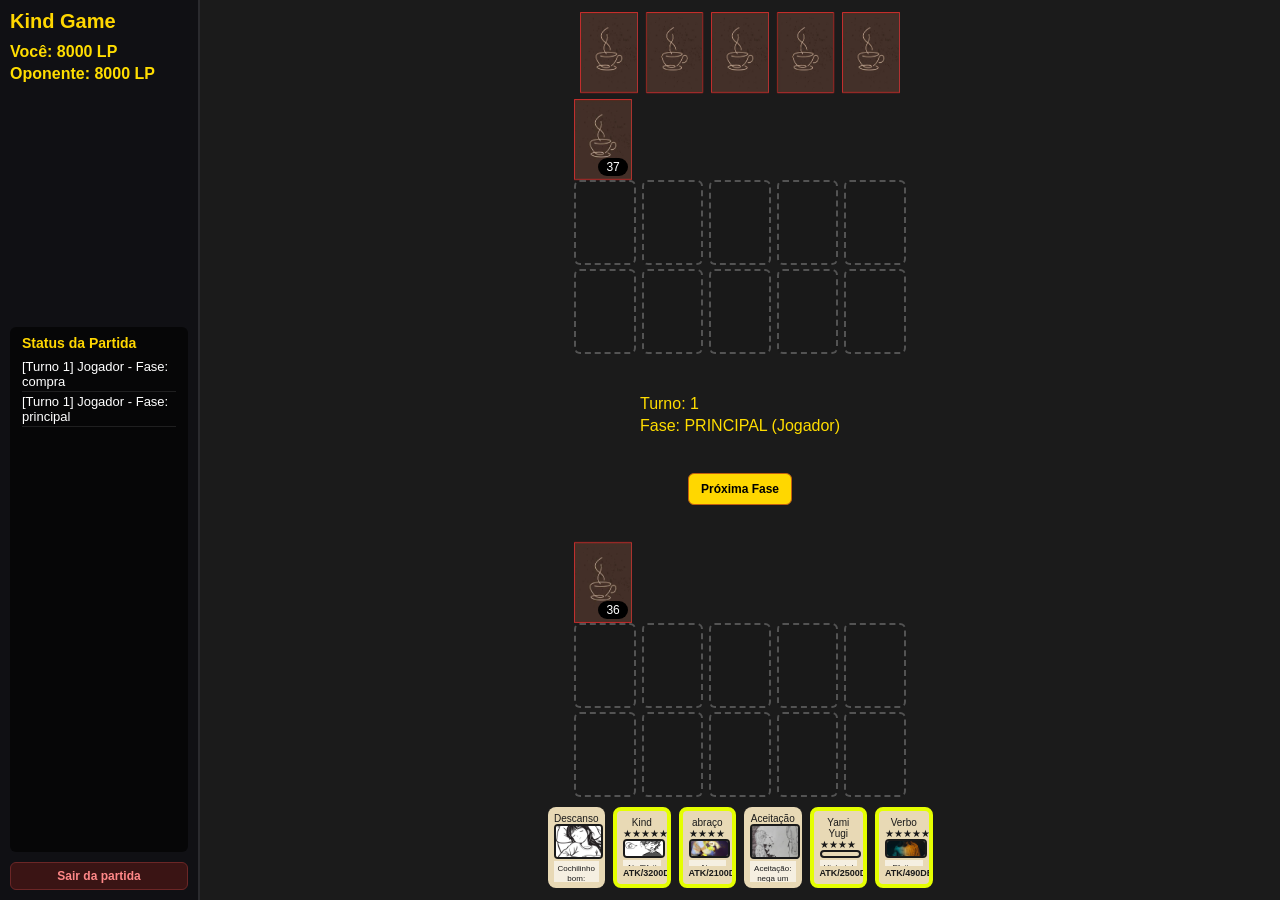
<file: kind-game/index.html>
<!DOCTYPE html>
<html lang="pt-BR">
<head>
    <meta charset="UTF-8">
    <meta name="viewport" content="width=device-width, initial-scale=1.0">
    <title>Be Kind</title>
       
 
  <script src="js/api.js" defer></script>


  <script src="js/cards.js" defer></script>
  <script src="js/deck.js" defer></script>
 
  <script src="js/index.js" defer></script>


  <script src="js/Historico.js" defer></script>

       <link rel="icon" href="images/coffe.webp" type="image/jpg">
    <link rel="stylesheet" href="css/style.css">
</head>
<body>

    <header>
        <div class="header-title-container">
            <h1>Kind Game</h1>
        </div>
       
        
        
        <div class="hud-vida">
            <span class="vida-label">Você: <span id="vida-jogador">8000</span> LP</span>
            <span class="vida-label">Oponente: <span id="vida-oponente">8000</span> LP</span>
        </div>
        <div id="preview-carta">
            <button id="preview-fechar" type="button" aria-label="Fechar preview">✕</button>
            <div id="preview-conteudo"></div>
        </div>
        <div id="log-jogo">
            <h3>Status da Partida</h3>
            <ul id="log-lista"></ul>
        </div>
        
        <a class="botao botao--menu" href="homepage.html">Sair da partida</a>
    </header>

    <!-- Popup de Fim de Jogo -->
    <div id="popup-vitoria" class="popup-overlay">
      <div class="popup-caixa">
        <p id="popup-vitoria-texto"></p>
        <div class="popup-botoes">
          <button id="popup-jogar-novamente">Jogar Novamente</button>
          <button id="popup-sair">Voltar ao Menu</button>
        </div>
      </div>
    </div>

    <div class="tabuleiro">
        <div class="area-oponente">
            <div class="hand-container oponente-hand"></div>

            <div class="field-container">
                <div class="deck-slot" id="oponente-deck">
                    <div class="card card-oculta">
                        <div class="card-inner">
                            <div class="card-back"><img src="images/coffe.webp" class="card-img" alt="Baralho"></div>
                        </div>
                    </div>
                    <span class="deck-contador" id="oponente-deck-contador">0</span>
                </div>
                <div class="field-row" id="oponente-magias-armadilhas">
                    <div class="field-slot" data-slot="0" tabindex="0"></div>
                    <div class="field-slot" data-slot="1" tabindex="0"></div>
                    <div class="field-slot" data-slot="2" tabindex="0"></div>
                    <div class="field-slot" data-slot="3" tabindex="0"></div>
                    <div class="field-slot" data-slot="4" tabindex="0"></div>
                </div>
                <div class="field-row" id="oponente-monstros">
                    <div class="field-slot" data-slot="0" tabindex="0"></div>
                    <div class="field-slot" data-slot="1" tabindex="0"></div>
                    <div class="field-slot" data-slot="2" tabindex="0"></div>
                    <div class="field-slot" data-slot="3" tabindex="0"></div>
                    <div class="field-slot" data-slot="4" tabindex="0"></div>
                </div>
            </div>
        </div>
        
        <div class="controles-turno">
            <span id="turno-atual">Turno: 1</span>
            <span id="fase-atual">Fase: COMPRA (Jogador)</span>
        </div>

         <div class="controles-topo">
            <button id="next-phase-button" class="botaotroca">Próxima Fase</button>
        </div>

        <div class="area-jogador">
            <div class="field-container">
                <div class="deck-slot" id="jogador-deck">
                    <div class="card card-oculta">
                        <div class="card-inner">
                            <div class="card-back"><img src="images/coffe.webp" class="card-img" alt="Baralho"></div>
                        </div>
                    </div>
                    <span class="deck-contador" id="jogador-deck-contador">0</span>
                </div>
                <div class="field-row" id="jogador-monstros">
                    <div class="field-slot" data-slot="0" tabindex="0"></div>
                    <div class="field-slot" data-slot="1" tabindex="0"></div>
                    <div class="field-slot" data-slot="2" tabindex="0"></div>
                    <div class="field-slot" data-slot="3" tabindex="0"></div>
                    <div class="field-slot" data-slot="4" tabindex="0"></div>
                </div>
                <div class="field-row" id="jogador-magias-armadilhas">
                    <div class="field-slot" data-slot="0" tabindex="0"></div>
                    <div class="field-slot" data-slot="1" tabindex="0"></div>
                    <div class="field-slot" data-slot="2" tabindex="0"></div>
                    <div class="field-slot" data-slot="3" tabindex="0"></div>
                    <div class="field-slot" data-slot="4" tabindex="0"></div>
                </div>
            </div>

            <div class="hand-container jogador-hand"></div>
        </div>
    </div>
</body>
</html>
</file>
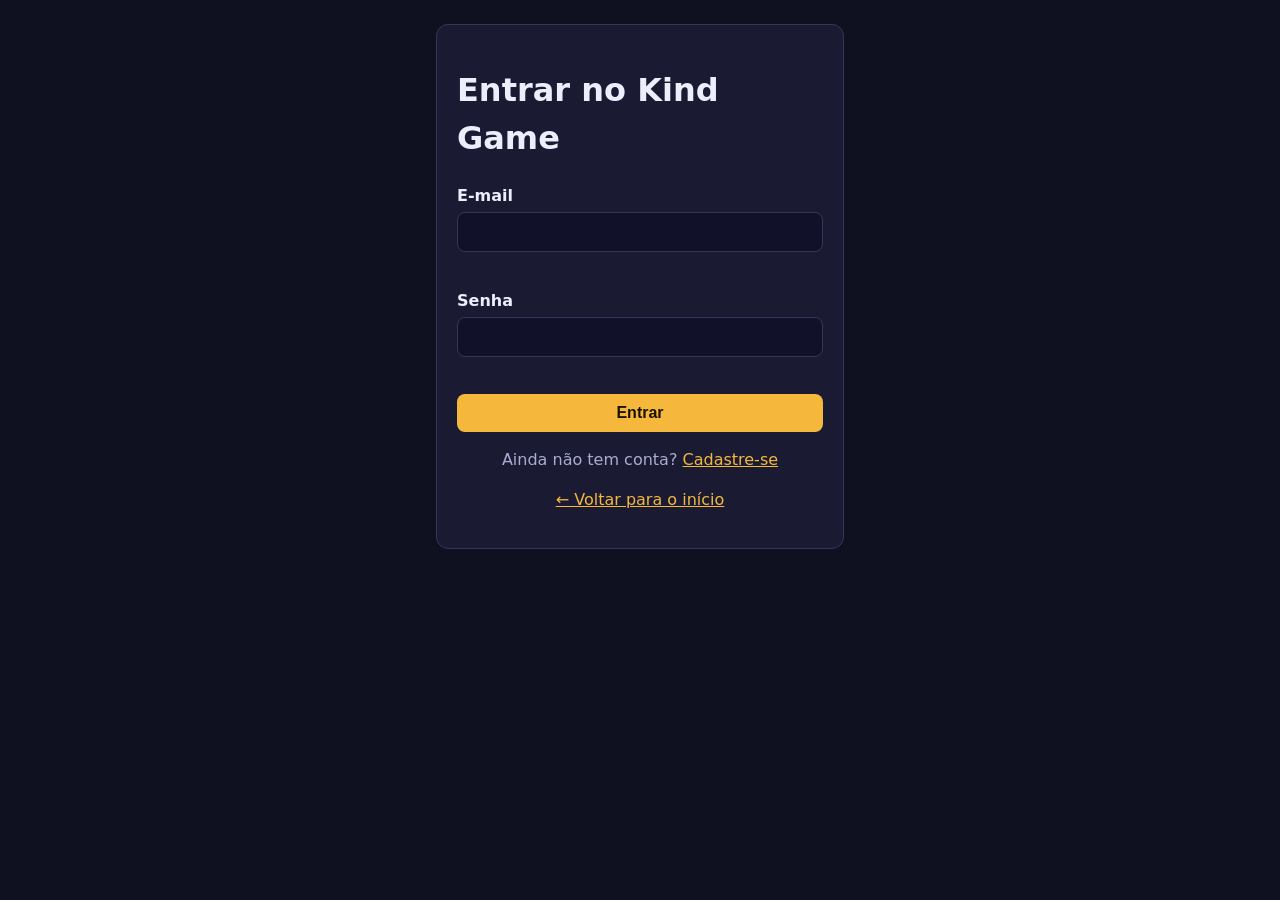
<file: kind-game/dashboard.html>
<!DOCTYPE html>
<html lang="pt-BR">
<head>
  <meta charset="utf-8">
  <meta name="viewport" content="width=device-width, initial-scale=1">
  <title>Dashboard · Kind Game</title>
  <link rel="stylesheet" href="css/auth.css">
  <script src="js/api.js" defer></script>
  <script src="js/dashboard.js" defer></script>
</head>
<body>
  <main class="pagina">
    <header class="topo">
      <h1 id="saudacao">Dashboard</h1>
      <nav aria-label="Principal">
        <a class="botao" href="index.html">Jogar agora</a>
        <a class="botao botao--secundario" href="homepage.html">Início</a>
        <button type="button" id="botao-sair" class="botao botao--secundario">Sair</button>
      </nav>
    </header>

    <section class="cartao" aria-labelledby="titulo-perfil">
      <h2 id="titulo-perfil">Seu perfil</h2>
      <p><strong>Nome:</strong> <span id="perfil-nome"></span></p>
      <p><strong>E-mail:</strong> <span id="perfil-email"></span></p>
      <p><strong>Tipo de conta:</strong> <span id="perfil-papel"></span></p>

      <form id="form-nome" novalidate>
        <div class="campo">
          <label for="nome">Alterar nome de jogador</label>
          <input type="text" id="nome" name="nome" minlength="2" maxlength="50" required>
        </div>
        <p id="mensagem-perfil" role="status" hidden></p>
        <button type="submit" class="botao botao--secundario">Salvar nome</button>
      </form>
    </section>

    <section class="cartao" aria-labelledby="titulo-stats">
      <h2 id="titulo-stats">Estatísticas</h2>
      <div class="estatisticas">
        <div class="estatistica"><strong id="est-total">0</strong><span>Partidas</span></div>
        <div class="estatistica"><strong id="est-vitorias">0</strong><span>Vitórias</span></div>
        <div class="estatistica"><strong id="est-derrotas">0</strong><span>Derrotas</span></div>
        <div class="estatistica"><strong id="est-taxa">0%</strong><span>Taxa de vitória</span></div>
        <div class="estatistica"><strong id="est-media">0</strong><span>Vida final média (LP)</span></div>
      </div>
    </section>

    <section class="cartao" aria-labelledby="titulo-historico">
      <h2 id="titulo-historico">Histórico de partidas</h2>
      <div class="tabela-rolagem">
        <table id="tabela-historico">
          <thead>
            <tr><th>Data</th><th>Resultado</th><th>Seus LP finais</th><th>LP do oponente</th><th>Turnos</th><th>Ações</th></tr>
          </thead>
          <tbody></tbody>
        </table>
      </div>
      <div class="paginacao">
        <button type="button" id="pagina-anterior" class="botao botao--secundario">Anterior</button>
        <span id="pagina-info" role="status"></span>
        <button type="button" id="pagina-proxima" class="botao botao--secundario">Próxima</button>
      </div>
    </section>

    <section class="cartao" id="painel-admin" aria-labelledby="titulo-admin" hidden>
      <h2 id="titulo-admin">Administração de usuários</h2>
      <div class="tabela-rolagem">
        <table id="tabela-usuarios">
          <thead>
            <tr><th>ID</th><th>Nome</th><th>E-mail</th><th>Perfil</th><th>Ações</th></tr>
          </thead>
          <tbody></tbody>
        </table>
      </div>
    </section>
  </main>
</body>
</html>
</file>
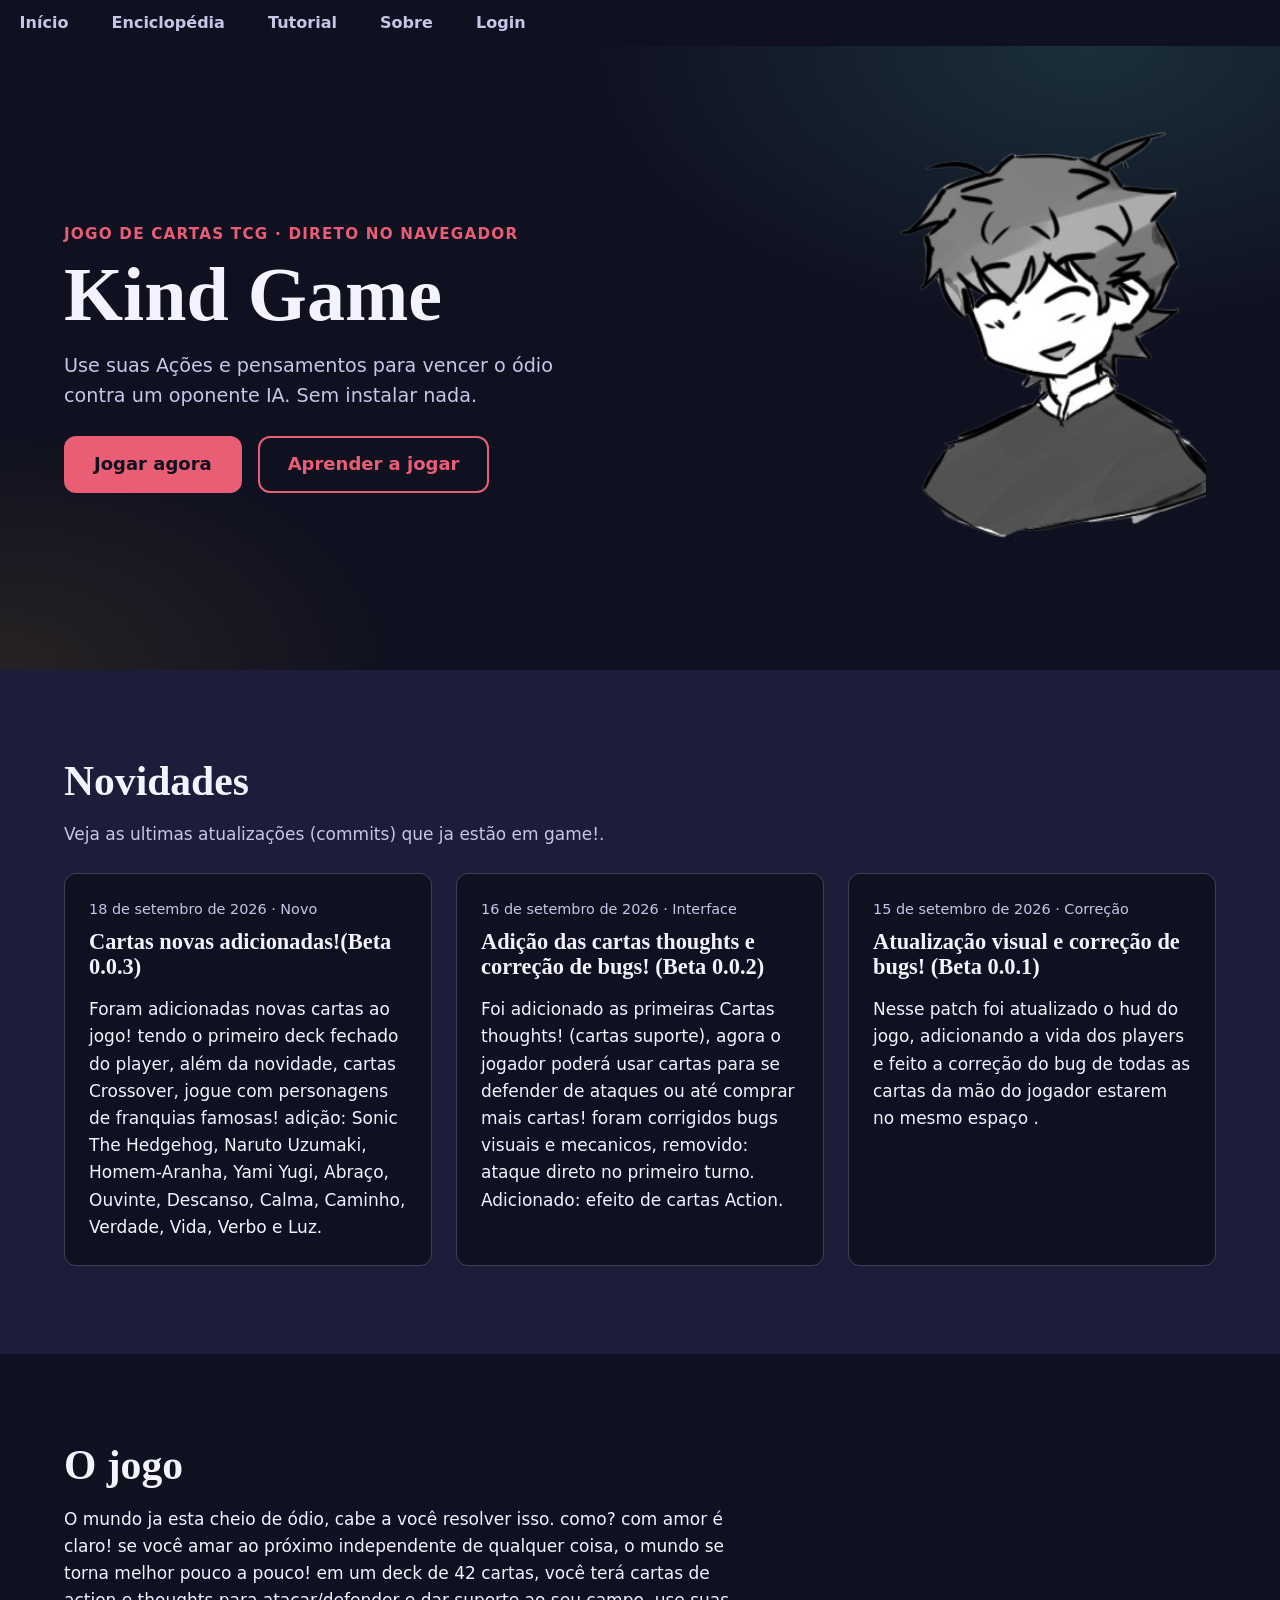
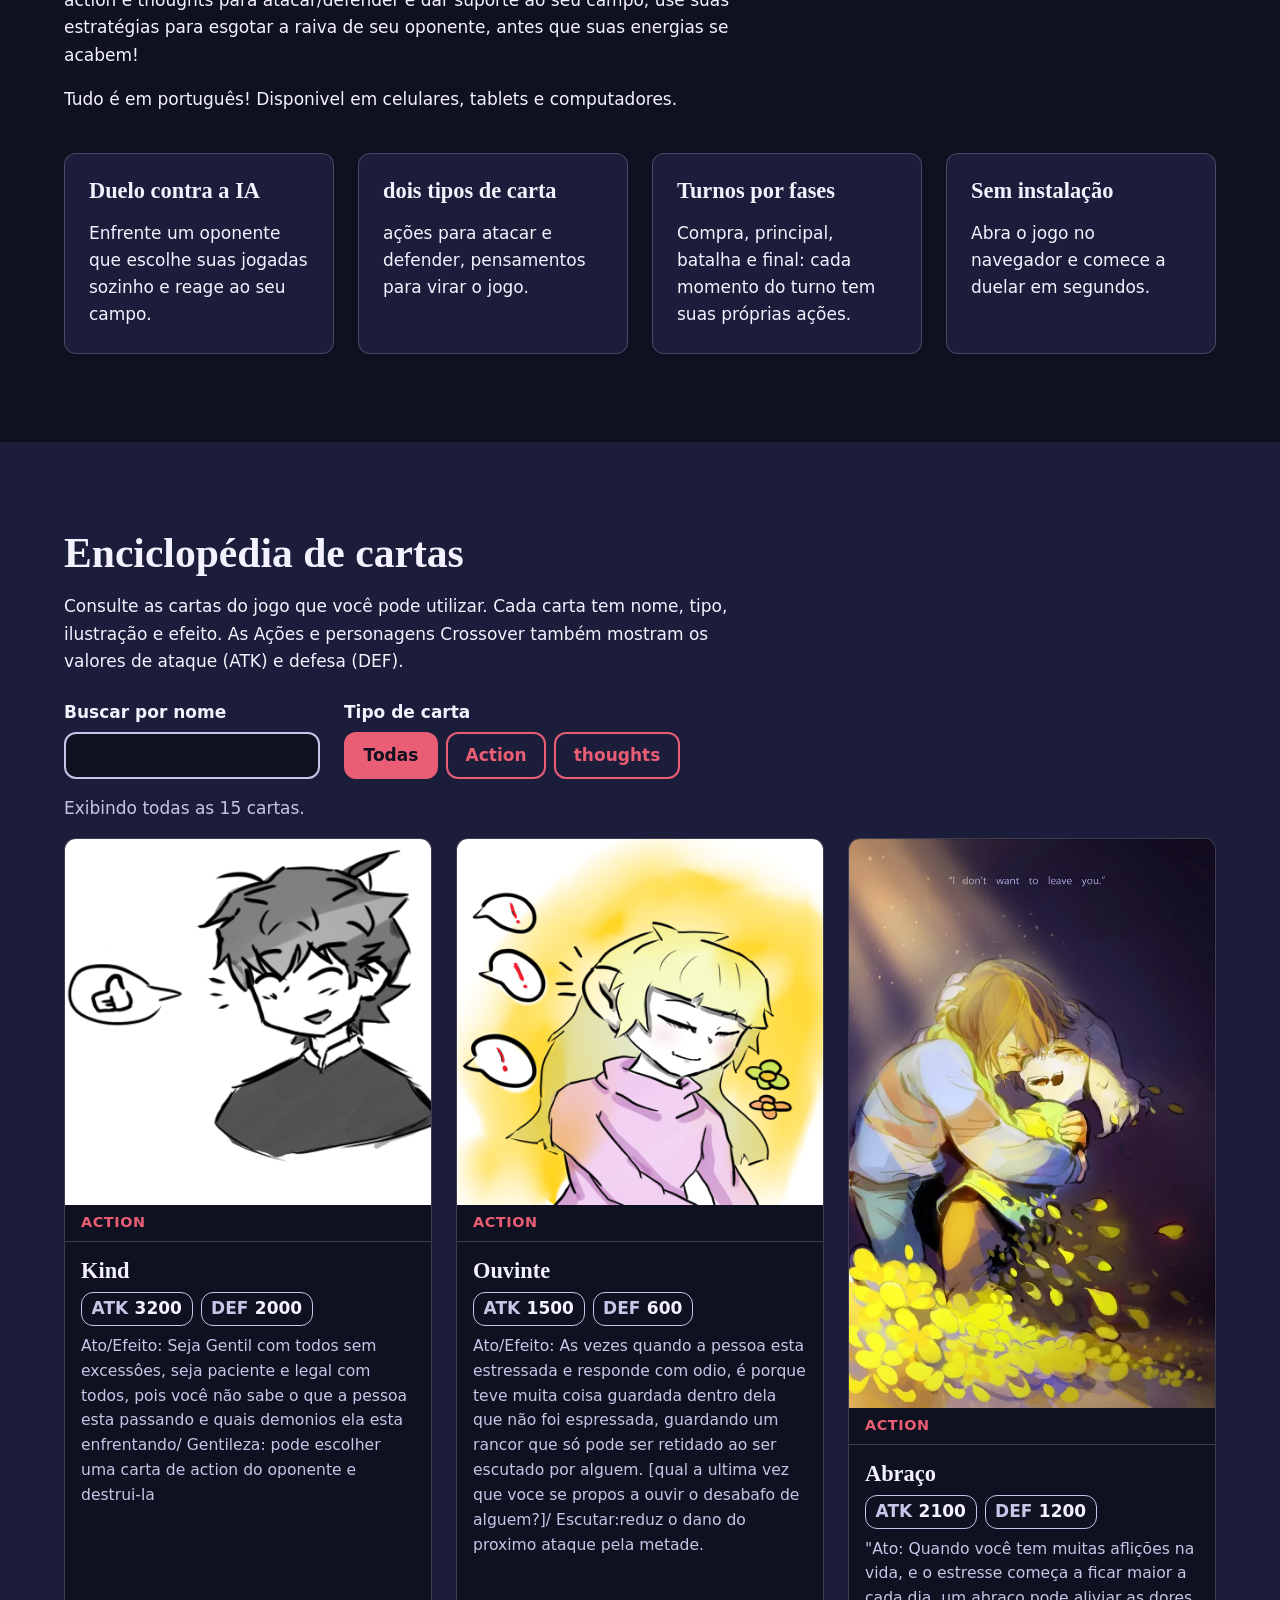
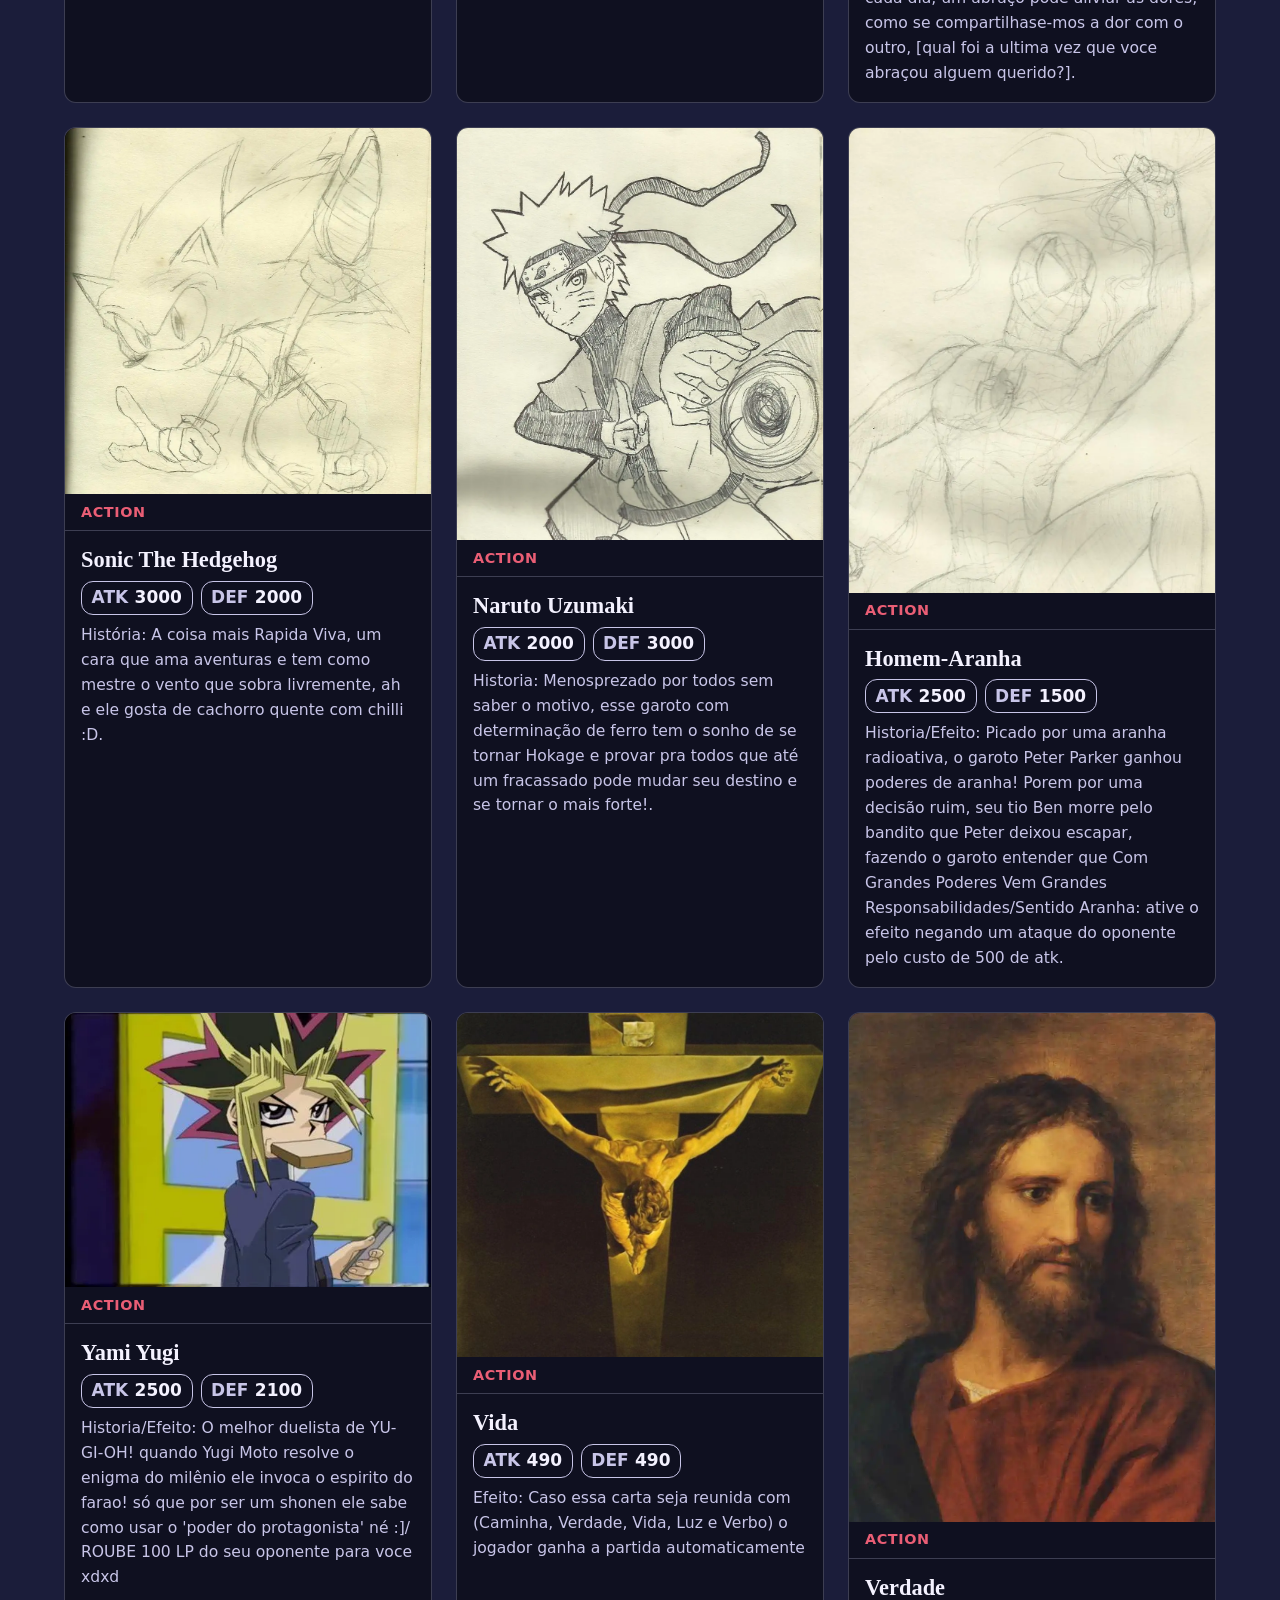
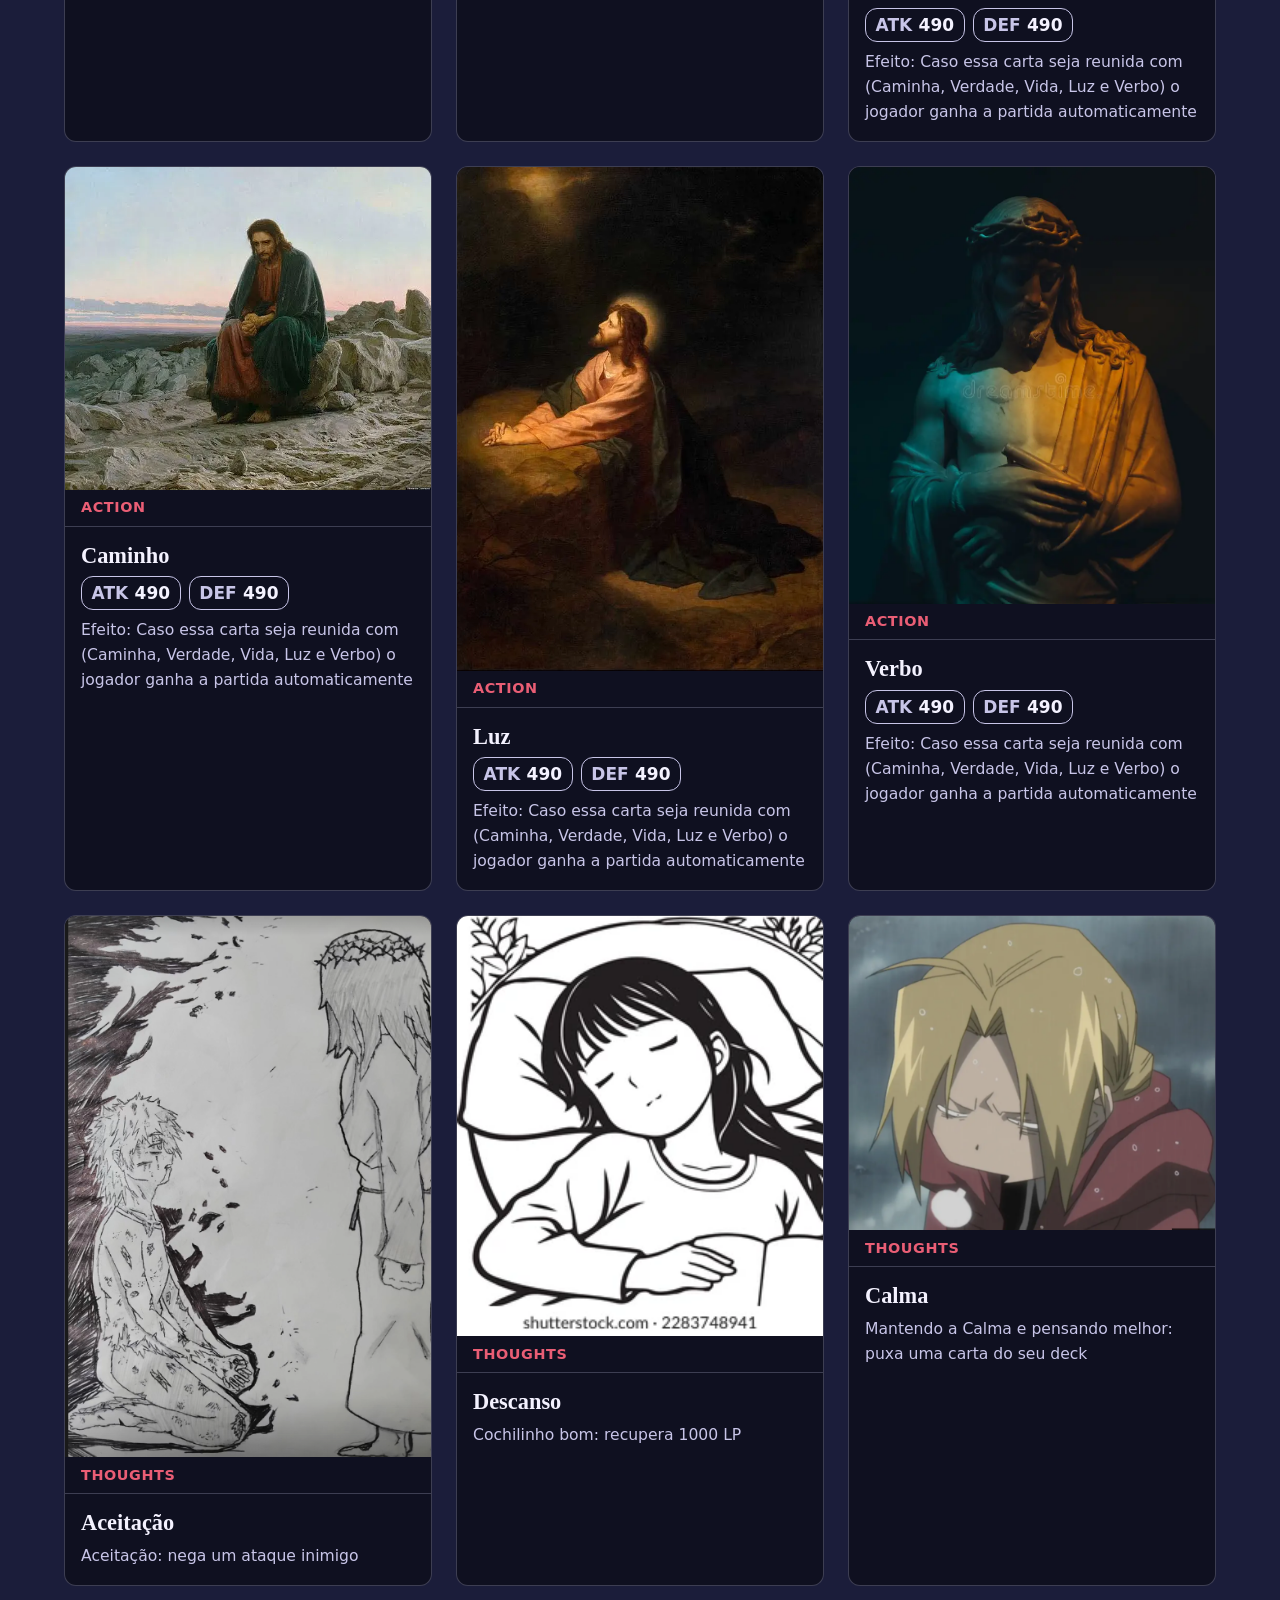
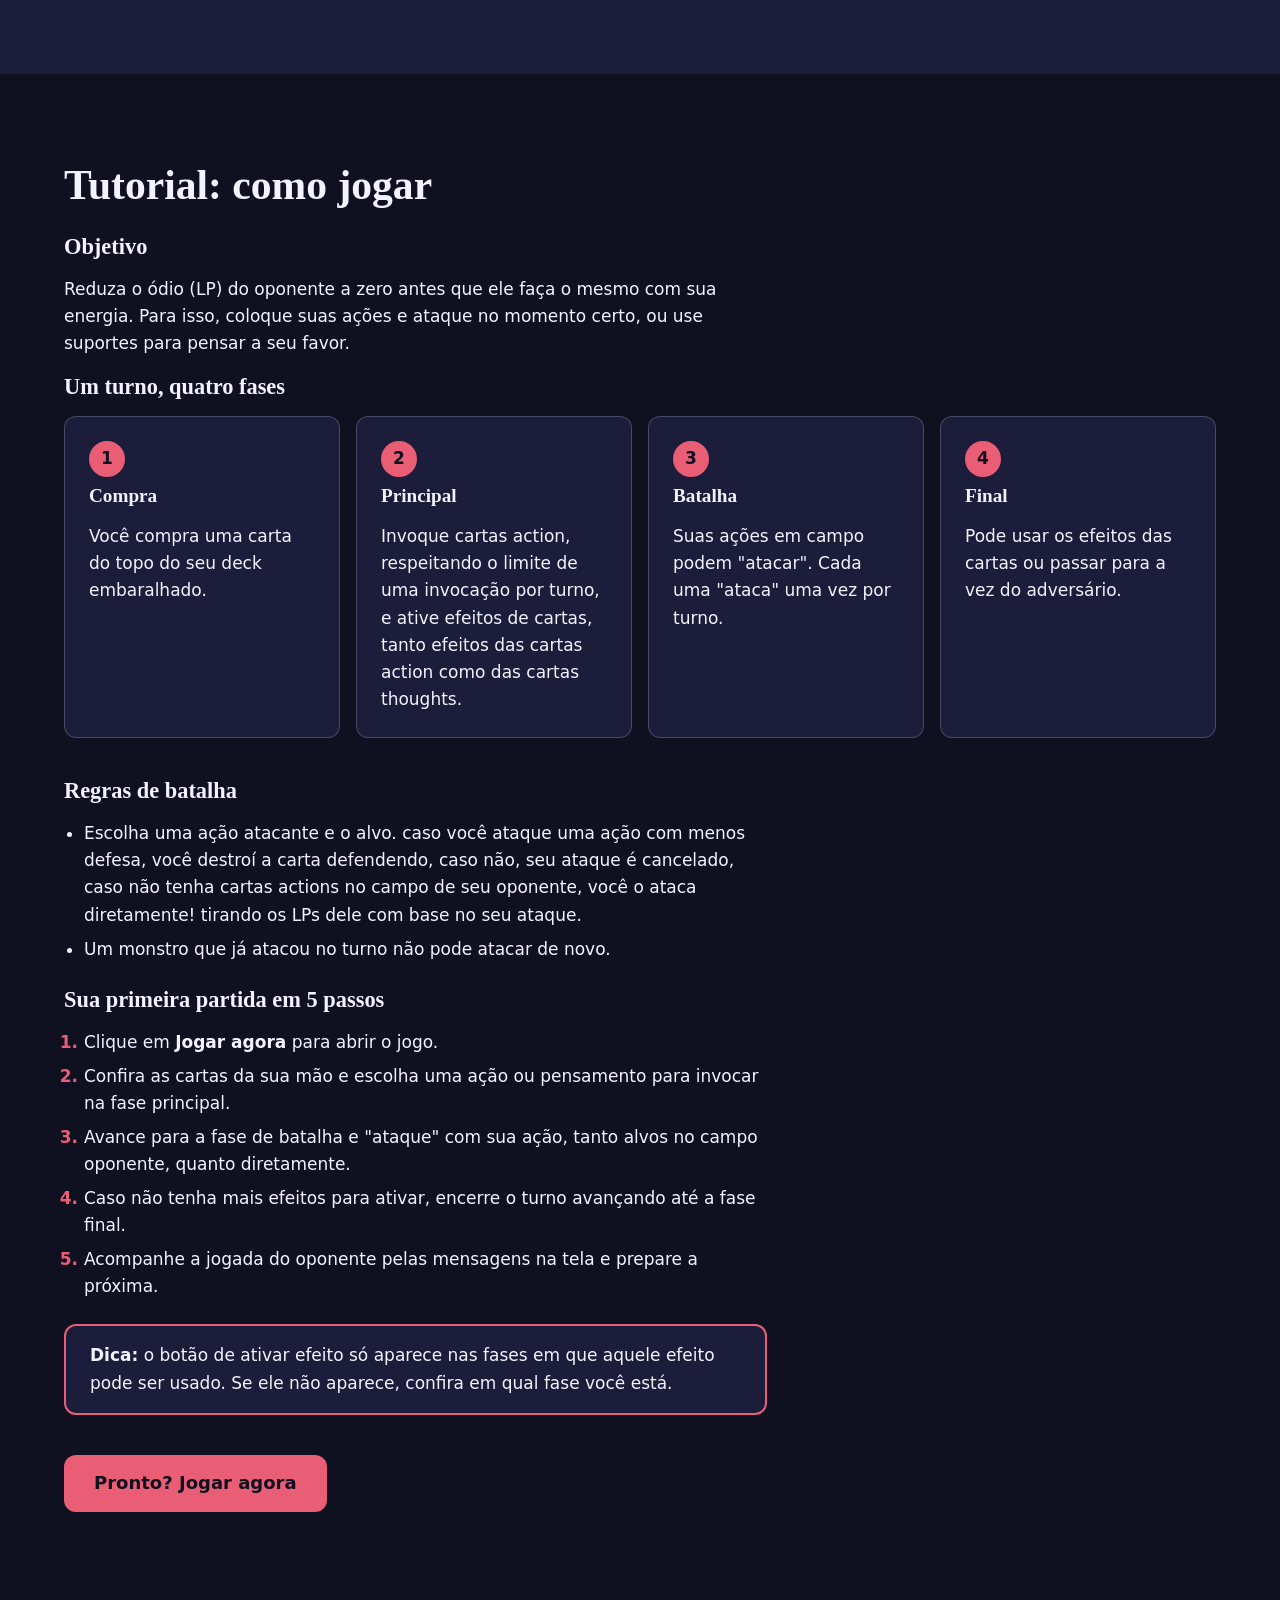
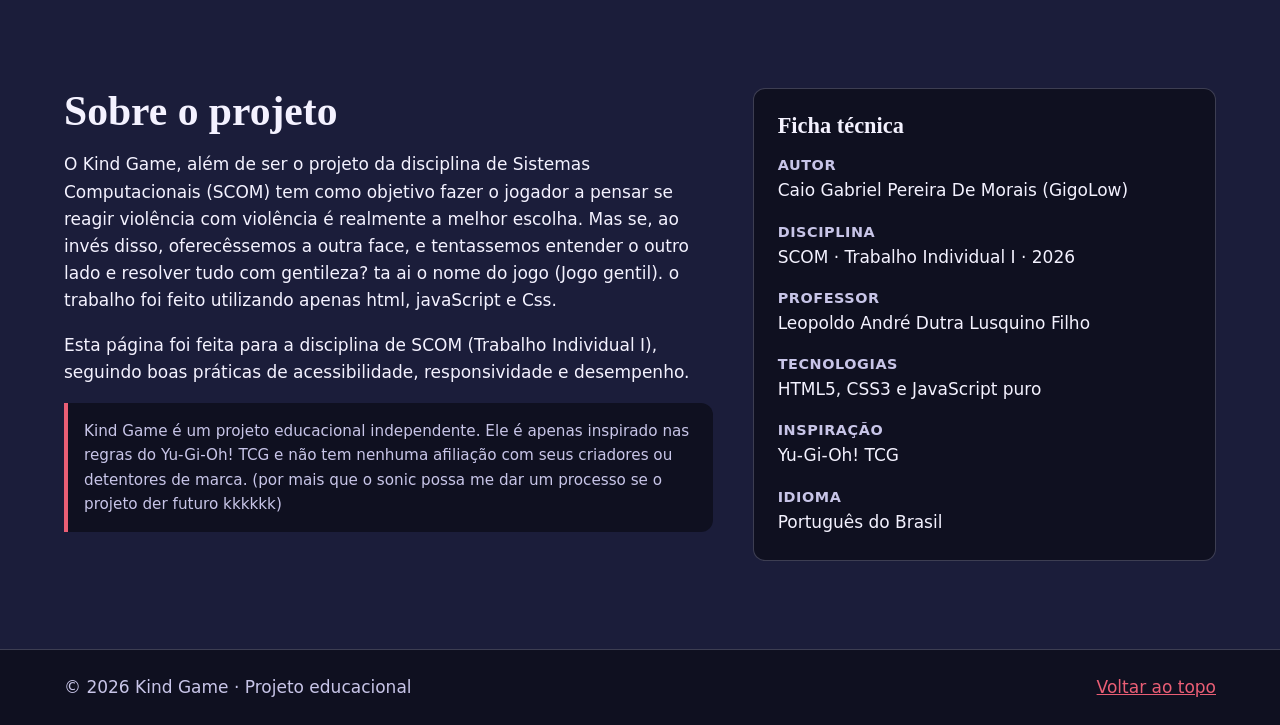
<file: kind-game/homepage.html>
<!DOCTYPE html>
<html lang="pt-BR">
<head>
  <meta charset="utf-8">
  <meta name="viewport" content="width=device-width, initial-scale=1">
  <title>Kind Game</title>
  <meta name="description" content="Kind Game é um jogo de cartas colecionáveis (TCG) para jogar no navegador, inspirado em Yu-Gi-Oh!. Nesse TCG voce não lutara contra algo fisico, mas contra o odio do mundo, sua arma? apenas sua gentileza, e é tudo q você precisa!">
  <meta name="theme-color" content="#0f1020">
  <meta property="og:type" content="website">
  <meta property="og:title" content="Kind Game - Jogo de cartas estratégico no navegador">
  <meta property="og:description" content="use suas Ações e pensamentos para vencer o ódio contra um oponente IA. Sem instalar nada.">
  <link rel="icon" href="images/kind.jpg" type="image/jpg">
  <link rel="stylesheet" href="css/landing.css">
  <script src="js/api.js" defer></script>
  <script src="js/landing.js" defer></script>
</head>
<body>
  <a class="pular-link" href="#conteudo">Ir para o conteúdo principal</a>

  <nav class="menu" aria-label="Principal">
    <ul class="menu__lista">
      <li><a class="botao botao--menu" href="#inicio">Início</a></li>
      <li><a class="botao botao--menu" href="#enciclopedia">Enciclopédia</a></li>
      <li><a class="botao botao--menu" href="#tutorial">Tutorial</a></li>
      <li><a class="botao botao--menu" href="#sobre">Sobre</a></li>
      <li><a class="botao botao--menu" id="botao-login-menu" href="login.html">Login</a></li>
    </ul>
  </nav>

<!-- ===================== INÍCIO (HERO) ===================== -->
<section class="hero" id="inicio" aria-labelledby="titulo-hero">
  <div class="hero__grade container">
    <div class="hero__texto">
      <p class="hero__etiqueta">Jogo de cartas TCG · Direto no navegador</p>
      <h1 id="titulo-hero">Kind Game</h1>
      <p class="hero__lead">Use suas Ações e pensamentos para vencer o ódio contra um oponente IA. Sem instalar nada.</p>
      <div class="hero__acoes">
        <a class="botao botao--primario botao--grande" href="index.html">Jogar agora</a>
        <a class="botao botao--secundario botao--grande" href="#tutorial">Aprender a jogar</a>
      </div>
    </div>

    <div class="hero__imagem">
      <img src="images/kind_br.png" width="480" height="400"
           alt="São dois tipos de cartas a serem utilizadas, actions e thoughts, sendo para ataque e defesa, e suporte respectivamente.">
    </div>
  </div>
</section>

<!-- ===================== NOVIDADES ===================== -->
<section class="secao secao--alt" id="novidades" aria-labelledby="titulo-novidades">
  <div class="container">
    <h2 id="titulo-novidades">Novidades</h2>
    <p class="secao__intro">Veja as ultimas atualizações (commits) que ja estão em game!.</p>

    <div class="grade grade--3">
      <article class="cartao">
        <p class="cartao__meta"><time datetime="2026-09-18">18 de setembro de 2026</time> · Novo</p>
        <h3>Cartas novas adicionadas!(Beta 0.0.3)</h3>
        <p>Foram adicionadas novas cartas ao jogo! tendo o primeiro deck fechado do player, além da novidade, cartas Crossover, jogue com personagens de franquias famosas! adição: Sonic The Hedgehog, Naruto Uzumaki, Homem-Aranha, Yami Yugi, Abraço, Ouvinte, Descanso, Calma, Caminho, Verdade, Vida, Verbo e Luz.</p>
      </article>

      <article class="cartao">
        <p class="cartao__meta"><time datetime="2026-09-16">16 de setembro de 2026</time> · Interface</p>
        <h3>Adição das cartas thoughts e correção de bugs! (Beta 0.0.2)</h3>
        <p>Foi adicionado as primeiras Cartas thoughts! (cartas suporte), agora o jogador poderá usar cartas para se defender de ataques ou até comprar mais cartas! foram corrigidos bugs visuais e mecanicos, removido: ataque direto no primeiro turno. Adicionado: efeito de cartas Action.</p>
      </article>

      <article class="cartao">
        <p class="cartao__meta"><time datetime="2026-09-15">15 de setembro de 2026</time> · Correção</p>
        <h3>Atualização visual e correção de bugs! (Beta 0.0.1)</h3>
        <p>Nesse patch foi atualizado o hud do jogo, adicionando a vida dos players e feito a correção do bug de todas as cartas da mão do jogador estarem no mesmo espaço .</p>
      </article>
    </div>
  </div>
</section>

<!-- ===================== DESCRIÇÃO DO JOGO ===================== -->
<section class="secao" id="o-jogo" aria-labelledby="titulo-jogo">
  <div class="container">
    <h2 id="titulo-jogo">O jogo</h2>
    <div class="texto-longo">
      <p>O mundo ja esta cheio de ódio, cabe a você resolver isso. como? com amor é claro! se você amar ao próximo independente de qualquer coisa, o mundo se torna melhor pouco a pouco! em um deck de 42 cartas, você terá cartas de action e thoughts para atacar/defender e dar suporte ao seu campo, use suas estratégias para esgotar a raiva de seu oponente, antes que suas energias se acabem! </p>
      <p>Tudo é em português! Disponivel em celulares, tablets e computadores.</p>
    </div>

    <ul class="grade grade--4 lista-recursos">
      <li class="cartao">
        <h3>Duelo contra a IA</h3>
        <p>Enfrente um oponente que escolhe suas jogadas sozinho e reage ao seu campo.</p>
      </li>
      <li class="cartao">
        <h3>dois tipos de carta</h3>
        <p>ações para atacar e defender, pensamentos para virar o jogo.</p>
      </li>
      <li class="cartao">
        <h3>Turnos por fases</h3>
        <p>Compra, principal, batalha e final: cada momento do turno tem suas próprias ações.</p>
      </li>
      <li class="cartao">
        <h3>Sem instalação</h3>
        <p>Abra o jogo no navegador e comece a duelar em segundos.</p>
      </li>
    </ul>
  </div>
</section>

<!-- ===================== ENCICLOPÉDIA DE CARTAS ===================== -->
<section class="secao secao--alt" id="enciclopedia" aria-labelledby="titulo-enciclopedia">
  <div class="container">
    <h2 id="titulo-enciclopedia">Enciclopédia de cartas</h2>
    <div class="texto-longo">
      <p>Consulte as cartas do jogo que você pode utilizar. Cada carta tem nome, tipo, ilustração e efeito. As Ações e personagens Crossover também mostram os valores de ataque (ATK) e defesa (DEF).</p>
    </div>

    <form class="filtros" id="filtros" aria-label="Filtrar cartas" hidden>
      <div class="campo">
        <label for="busca-carta">Buscar por nome</label>
        <input type="search" id="busca-carta" name="busca" autocomplete="off">
      </div>

      <fieldset class="filtros__tipos">
        <legend>Tipo de carta</legend>
        <button type="button" class="botao botao--filtro" data-filtro="todas" aria-pressed="true">Todas</button>
        <button type="button" class="botao botao--filtro" data-filtro="Action" aria-pressed="false">Action</button>
        <button type="button" class="botao botao--filtro" data-filtro="pensamentos" aria-pressed="false">thoughts</button>
      </fieldset>
    </form>
    <p class="filtros__resultado" id="resultado-filtro" role="status"></p>

    <div class="grade grade--cartas" id="lista-cartas">
      <article class="carta" data-tipo="Action">
        <figure class="carta__figura">
          <img src="images/kind.webp" width="320" height="240" loading="lazy"
               alt="Ilustração abstrata em tons de laranja com um olho dourado, representando um monstro.">
          <figcaption class="carta__tipo">Action </figcaption>
        </figure>
        <div class="carta__corpo">
          <h3 class="carta__nome">Kind</h3>
          <dl class="carta__stats">
            <div><dt>ATK</dt><dd>3200</dd></div>
            <div><dt>DEF</dt><dd>2000</dd></div>
          </dl>
          <p class="carta__efeito">Ato/Efeito: Seja Gentil com todos sem excessôes, seja paciente e legal com todos, pois você não sabe o que a pessoa esta passando e quais demonios ela esta enfrentando/ Gentileza: pode escolher uma carta de action do oponente e destrui-la</p>
        </div>
      </article>

      <article class="carta" data-tipo="Action">
        <figure class="carta__figura">
          <img src="images/escutar.webp" width="320" height="240" loading="lazy"
               alt="Ilustração abstrata em tons de laranja com um olho dourado, representando um monstro.">
          <figcaption class="carta__tipo">Action</figcaption>
        </figure>
        <div class="carta__corpo">
          <h3 class="carta__nome">Ouvinte</h3>
          <dl class="carta__stats">
            <div><dt>ATK</dt><dd>1500</dd></div>
            <div><dt>DEF</dt><dd>600</dd></div>
          </dl>
          <p class="carta__efeito">Ato/Efeito: As vezes quando a pessoa esta estressada e responde com odio, é porque teve muita coisa guardada dentro dela que não foi espressada, guardando um rancor que só pode ser retidado ao ser escutado por alguem. [qual a ultima vez que voce se propos a ouvir o desabafo de alguem?]/ Escutar:reduz o dano do proximo ataque pela metade.</p>
        </div>
      </article>

      <article class="carta" data-tipo="Action">
        <figure class="carta__figura">
          <img src="images/abraco.webp" width="320" height="240" loading="lazy"
               alt="Ilustração abstrata em tons de laranja com um olho dourado, representando um monstro.">
          <figcaption class="carta__tipo">Action</figcaption>
        </figure>
        <div class="carta__corpo">
          <h3 class="carta__nome">Abraço</h3>
          <dl class="carta__stats">
            <div><dt>ATK</dt><dd>2100</dd></div>
            <div><dt>DEF</dt><dd>1200</dd></div>
          </dl>
          <p class="carta__efeito">"Ato: Quando você tem muitas aflições na vida, e o estresse começa a ficar maior a cada dia, um abraço pode aliviar as dores, como se compartilhase-mos a dor com o outro, [qual foi a ultima vez que voce abraçou alguem querido?].</p>
        </div>
      </article>

      <article class="carta" data-tipo="Action">
        <figure class="carta__figura">
          <img src="images/soniccard.webp" width="320" height="240" loading="lazy"
               alt="Ilustração abstrata em tons de laranja com um olho dourado, representando um monstro.">
          <figcaption class="carta__tipo">Action</figcaption>
        </figure>
        <div class="carta__corpo">
          <h3 class="carta__nome">Sonic The Hedgehog</h3>
          <dl class="carta__stats">
            <div><dt>ATK</dt><dd>3000</dd></div>
            <div><dt>DEF</dt><dd>2000</dd></div>
          </dl>
          <p class="carta__efeito">História: A coisa mais Rapida Viva, um cara que ama aventuras e tem como mestre o vento que sobra livremente, ah e ele gosta de cachorro quente com chilli :D.</p>
        </div>
      </article>

      <article class="carta" data-tipo="Action">
        <figure class="carta__figura">
          <img src="images/narutocard.webp" width="320" height="240" loading="lazy"
               alt="Ilustração abstrata em tons de laranja com um olho dourado, representando um monstro.">
          <figcaption class="carta__tipo">Action</figcaption>
        </figure>
        <div class="carta__corpo">
          <h3 class="carta__nome">Naruto Uzumaki</h3>
          <dl class="carta__stats">
            <div><dt>ATK</dt><dd>2000</dd></div>
            <div><dt>DEF</dt><dd>3000</dd></div>
          </dl>
          <p class="carta__efeito">Historia: Menosprezado por todos sem saber o motivo, esse garoto com determinação de ferro tem o sonho de se tornar Hokage e provar pra todos que até um fracassado pode mudar seu destino e se tornar o mais forte!.</p>
        </div>
      </article>

      <article class="carta" data-tipo="Action">
        <figure class="carta__figura">
          <img src="images/aranha.webp" width="320" height="240" loading="lazy"
               alt="Ilustração abstrata em tons de laranja com um olho dourado, representando um monstro.">
          <figcaption class="carta__tipo">Action</figcaption>
        </figure>
        <div class="carta__corpo">
          <h3 class="carta__nome">Homem-Aranha</h3>
          <dl class="carta__stats">
            <div><dt>ATK</dt><dd>2500</dd></div>
            <div><dt>DEF</dt><dd>1500</dd></div>
          </dl>
          <p class="carta__efeito">Historia/Efeito: Picado por uma aranha radioativa, o garoto Peter Parker ganhou poderes de aranha! Porem por uma decisão ruim, seu tio Ben morre pelo bandito que Peter deixou escapar, fazendo o garoto entender que Com Grandes Poderes Vem Grandes Responsabilidades/Sentido Aranha: ative o efeito negando um ataque do oponente pelo custo de 500 de atk.</p>
        </div>
      </article>

      <article class="carta" data-tipo="Action">
        <figure class="carta__figura">
          <img src="images/YUGI.webp" width="320" height="240" loading="lazy"
               alt="Ilustração abstrata em tons de laranja com um olho dourado, representando um monstro.">
          <figcaption class="carta__tipo">Action</figcaption>
        </figure>
        <div class="carta__corpo">
          <h3 class="carta__nome">Yami Yugi</h3>
          <dl class="carta__stats">
            <div><dt>ATK</dt><dd>2500</dd></div>
            <div><dt>DEF</dt><dd>2100</dd></div>
          </dl>
          <p class="carta__efeito">Historia/Efeito: O melhor duelista de YU-GI-OH! quando Yugi Moto resolve o enigma do milênio ele invoca o espirito do farao! só que por ser um shonen ele sabe como usar o 'poder do protagonista' né :]/ ROUBE 100 LP do seu oponente para voce xdxd</p>
        </div>
      </article>

      <article class="carta" data-tipo="Action">
        <figure class="carta__figura">
          <img src="images/vida.webp" width="320" height="240" loading="lazy"
               alt="Ilustração abstrata em tons de laranja com um olho dourado, representando um monstro.">
          <figcaption class="carta__tipo">Action</figcaption>
        </figure>
        <div class="carta__corpo">
          <h3 class="carta__nome">Vida</h3>
          <dl class="carta__stats">
            <div><dt>ATK</dt><dd>490</dd></div>
            <div><dt>DEF</dt><dd>490</dd></div>
          </dl>
          <p class="carta__efeito">Efeito: Caso essa carta seja reunida com (Caminha, Verdade, Vida, Luz e Verbo) o jogador ganha a partida automaticamente</p>
        </div>
      </article>

      <article class="carta" data-tipo="Action">
        <figure class="carta__figura">
          <img src="images/verdade.webp" width="320" height="240" loading="lazy"
               alt="Ilustração abstrata em tons de laranja com um olho dourado, representando um monstro.">
          <figcaption class="carta__tipo">Action</figcaption>
        </figure>
        <div class="carta__corpo">
          <h3 class="carta__nome">Verdade</h3>
          <dl class="carta__stats">
            <div><dt>ATK</dt><dd>490</dd></div>
            <div><dt>DEF</dt><dd>490</dd></div>
          </dl>
          <p class="carta__efeito">Efeito: Caso essa carta seja reunida com (Caminha, Verdade, Vida, Luz e Verbo) o jogador ganha a partida automaticamente</p>
        </div>
      </article>

      <article class="carta" data-tipo="Action">
        <figure class="carta__figura">
          <img src="images/caminho.webp" width="320" height="240" loading="lazy"
               alt="Ilustração abstrata em tons de laranja com um olho dourado, representando um monstro.">
          <figcaption class="carta__tipo">Action</figcaption>
        </figure>
        <div class="carta__corpo">
          <h3 class="carta__nome">Caminho</h3>
          <dl class="carta__stats">
            <div><dt>ATK</dt><dd>490</dd></div>
            <div><dt>DEF</dt><dd>490</dd></div>
          </dl>
          <p class="carta__efeito">Efeito: Caso essa carta seja reunida com (Caminha, Verdade, Vida, Luz e Verbo) o jogador ganha a partida automaticamente</p>
        </div>
      </article>

      <article class="carta" data-tipo="Action">
        <figure class="carta__figura">
          <img src="images/luz.webp" width="320" height="240" loading="lazy"
               alt="Ilustração abstrata em tons de laranja com um olho dourado, representando um monstro.">
          <figcaption class="carta__tipo">Action</figcaption>
        </figure>
        <div class="carta__corpo">
          <h3 class="carta__nome">Luz</h3>
          <dl class="carta__stats">
            <div><dt>ATK</dt><dd>490</dd></div>
            <div><dt>DEF</dt><dd>490</dd></div>
          </dl>
          <p class="carta__efeito">Efeito: Caso essa carta seja reunida com (Caminha, Verdade, Vida, Luz e Verbo) o jogador ganha a partida automaticamente</p>
        </div>
      </article>

      <article class="carta" data-tipo="Action">
        <figure class="carta__figura">
          <img src="images/verbo.webp" width="320" height="240" loading="lazy"
               alt="Ilustração abstrata em tons de laranja com um olho dourado, representando um monstro.">
          <figcaption class="carta__tipo">Action</figcaption>
        </figure>
        <div class="carta__corpo">
          <h3 class="carta__nome">Verbo</h3>
          <dl class="carta__stats">
            <div><dt>ATK</dt><dd>490</dd></div>
            <div><dt>DEF</dt><dd>490</dd></div>
          </dl>
          <p class="carta__efeito">Efeito: Caso essa carta seja reunida com (Caminha, Verdade, Vida, Luz e Verbo) o jogador ganha a partida automaticamente</p>
        </div>
      </article>

      <article class="carta" data-tipo="pensamentos">
        <figure class="carta__figura">
          <img src="images/aceitacao.webp" width="320" height="240" loading="lazy"
               alt="Ilustração abstrata em tons de verde-água com uma estrela de cinco pontas dentro de círculos, representando uma magia.">
          <figcaption class="carta__tipo">thoughts</figcaption>
        </figure>
        <div class="carta__corpo">
          <h3 class="carta__nome">Aceitação</h3>
          <p class="carta__efeito">Aceitação: nega um ataque inimigo</p>
        </div>
      </article>

      <article class="carta" data-tipo="pensamentos">
        <figure class="carta__figura">
          <img src="images/descanso.webp" width="320" height="240" loading="lazy"
               alt="Ilustração abstrata em tons de verde-água com uma estrela de cinco pontas dentro de círculos, representando uma magia.">
          <figcaption class="carta__tipo">thoughts</figcaption>
        </figure>
        <div class="carta__corpo">
          <h3 class="carta__nome">Descanso</h3>
          <p class="carta__efeito">Cochilinho bom: recupera 1000 LP</p>
        </div>
      </article>

      <article class="carta" data-tipo="pensamentos">
        <figure class="carta__figura">
          <img src="images/calma.webp" width="320" height="240" loading="lazy"
               alt="Ilustração abstrata em tons de roxo com um círculo escuro cercado de pontas, representando uma armadilha.">
          <figcaption class="carta__tipo">thoughts</figcaption>
        </figure>
        <div class="carta__corpo">
          <h3 class="carta__nome">Calma</h3>
          <p class="carta__efeito">Mantendo a Calma e pensando melhor: puxa uma carta do seu deck</p>
        </div>
      </article>
    </div>
  </div>
</section>

<!-- ===================== TUTORIAL / COMO JOGAR ===================== -->
<section class="secao" id="tutorial" aria-labelledby="titulo-tutorial">
  <div class="container">
    <h2 id="titulo-tutorial">Tutorial: como jogar</h2>

    <div class="texto-longo">
      <h3>Objetivo</h3>
      <p>Reduza o ódio (LP) do oponente a zero antes que ele faça o mesmo com sua energia. Para isso, coloque suas ações e ataque no momento certo, ou use suportes para pensar a seu favor.</p>
    </div>

    <h3>Um turno, quatro fases</h3>
    <ol class="fases" role="list">
      <li class="cartao">
        <h4>Compra</h4>
        <p>Você compra uma carta do topo do seu deck embaralhado.</p>
      </li>
      <li class="cartao">
        <h4>Principal</h4>
        <p>Invoque cartas action, respeitando o limite de uma invocação por turno, e ative efeitos de cartas, tanto efeitos das cartas action como das cartas thoughts.</p>
      </li>
      <li class="cartao">
        <h4>Batalha</h4>
        <p>Suas ações em campo podem "atacar". Cada uma "ataca" uma vez por turno.</p>
      </li>
      <li class="cartao">
        <h4>Final</h4>
        <p>Pode usar os efeitos das cartas ou passar para a vez do adversário.</p>
      </li>
    </ol>

    <div class="texto-longo">
      <h3>Regras de batalha</h3>
      <ul>
        <li>Escolha uma ação atacante e o alvo. caso você ataque uma ação com menos defesa, você destroí a carta defendendo, caso não, seu ataque é cancelado, caso não tenha cartas actions no campo de seu oponente, você o ataca diretamente! tirando os LPs dele com base no seu ataque.</li>
        <li>Um monstro que já atacou no turno não pode atacar de novo.</li>
      </ul>

      <h3>Sua primeira partida em 5 passos</h3>
      <ol class="passos">
        <li>Clique em <strong>Jogar agora</strong> para abrir o jogo.</li>
        <li>Confira as cartas da sua mão e escolha uma ação ou pensamento para invocar na fase principal.</li>
        <li>Avance para a fase de batalha e "ataque" com sua ação, tanto alvos no campo oponente, quanto diretamente.</li>
        <li>Caso não tenha mais efeitos para ativar, encerre o turno avançando até a fase final.</li>
        <li>Acompanhe a jogada do oponente pelas mensagens na tela e prepare a próxima.</li>
      </ol>
    </div>

    <aside class="dica">
      <p><strong>Dica:</strong> o botão de ativar efeito só aparece nas fases em que aquele efeito pode ser usado. Se ele não aparece, confira em qual fase você está.</p>
    </aside>

    <p class="tutorial__cta">
      <a class="botao botao--primario botao--grande" href="index.html">Pronto? Jogar agora</a>
    </p>
  </div>
</section>

<!-- ===================== SOBRE ===================== -->
<section class="secao secao--alt" id="sobre" aria-labelledby="titulo-sobre">
  <div class="container sobre__grade">
    <div class="texto-longo">
      <h2 id="titulo-sobre">Sobre o projeto</h2>
      <p>O Kind Game, além de ser o projeto da disciplina de Sistemas Computacionais (SCOM) tem como objetivo fazer o jogador a pensar se reagir violência com violência é realmente a melhor escolha. Mas se, ao invés disso, oferecêssemos a outra face, e tentassemos entender o outro lado e resolver tudo com gentileza? ta ai o nome do jogo (Jogo gentil). o trabalho foi feito utilizando apenas html, javaScript e Css. </p>
      <p>Esta página foi feita para a disciplina de SCOM (Trabalho Individual I), seguindo boas práticas de acessibilidade, responsividade e desempenho.</p>
      <p class="aviso">Kind Game é um projeto educacional independente. Ele é apenas inspirado nas regras do Yu-Gi-Oh! TCG e não tem nenhuma afiliação com seus criadores ou detentores de marca. (por mais que o sonic possa me dar um processo se o projeto der futuro kkkkkk)</p>
    </div>

    <div class="cartao">
      <h3>Ficha técnica</h3>
      <dl class="ficha">
        <div><dt>Autor</dt><dd>Caio Gabriel Pereira De Morais (GigoLow)</dd></div>
        <div><dt>Disciplina</dt><dd>SCOM · Trabalho Individual I · 2026</dd></div>
         <div><dt>Professor</dt><dd>Leopoldo André Dutra Lusquino Filho</dd></div>
        <div><dt>Tecnologias</dt><dd>HTML5, CSS3 e JavaScript puro</dd></div>
        <div><dt>Inspiração</dt><dd>Yu-Gi-Oh! TCG</dd></div>
        <div><dt>Idioma</dt><dd>Português do Brasil</dd></div>
      </dl>
    </div>
  </div>
</section>

  <!-- ===================== RODAPÉ ===================== -->
  <footer class="rodape">
    <div class="rodape__interno container">
      <p>© 2026 Kind Game · Projeto educacional</p>
      <p><a href="#inicio">Voltar ao topo</a></p>
    </div>
  </footer>

  <script>
    document.addEventListener('DOMContentLoaded', async () => {
      const botaoLogin = document.querySelector('#botao-login-menu');
      if (!botaoLogin) return;

      try {
        const dados = await apiFetch('auth/me.php');
        const usuario = dados?.usuario || dados?.dados?.usuario;

        if (usuario) {
          let vitorias = 0;
          let derrotas = 0;

          try {
            const partRes = await apiFetch('partidas.php?limite=1');
            const payload = partRes?.dados || partRes;
            const est = payload?.estatisticas || payload?.resumo;
            if (est) {
              vitorias = est.vitorias ?? 0;
              derrotas = est.derrotas ?? (est.total ? est.total - vitorias : 0);
            }
          } catch (e) {
            console.warn('[homepage] erro ao buscar estatísticas:', e);
          }

          botaoLogin.textContent = `${usuario.nome} v${vitorias} d${derrotas}`;
          botaoLogin.href = 'dashboard.html';
        }
      } catch (erro) {
        // Usuário deslogado (401); mantém Login -> login.html
      }
    });
  </script>
</body>
</html>
</file>
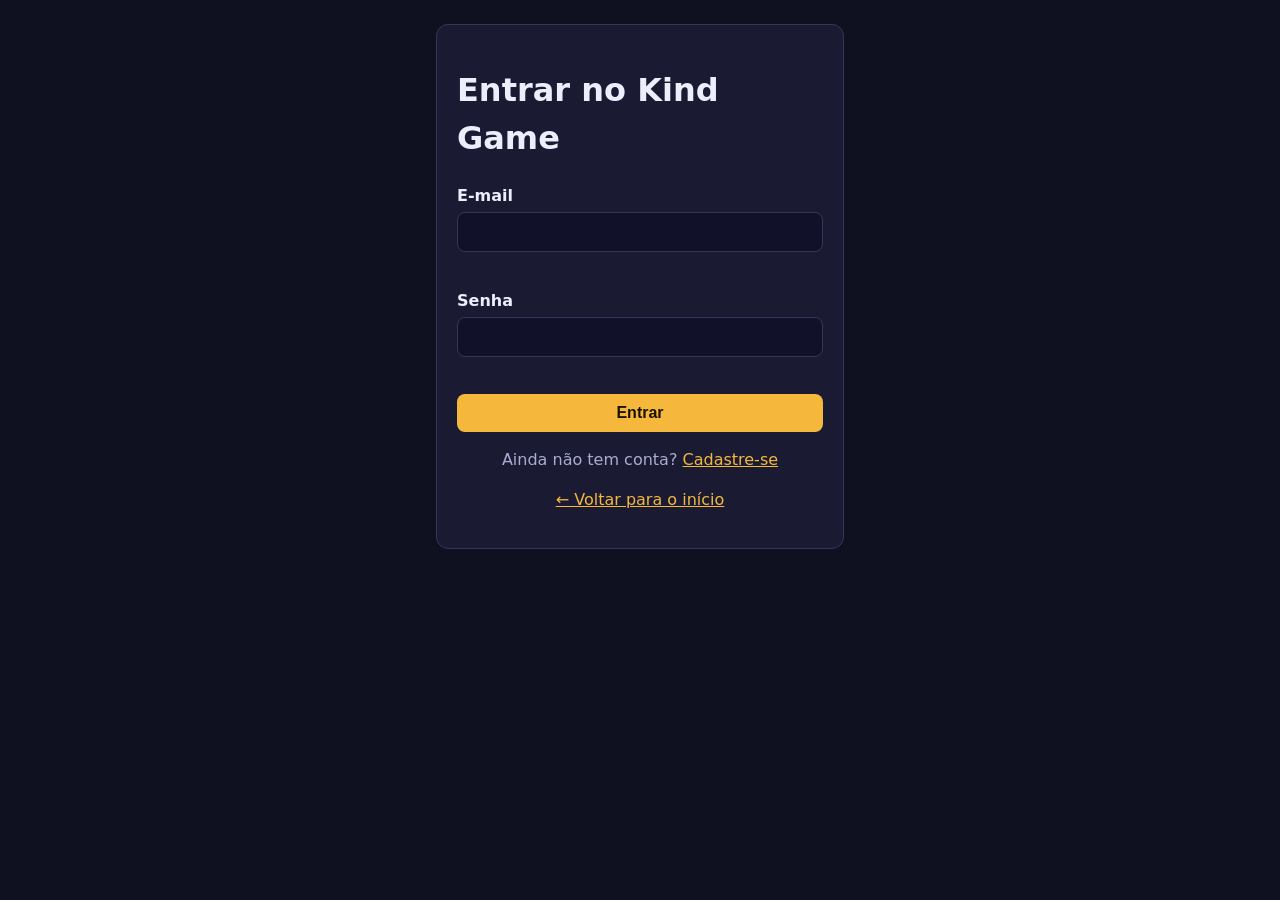
<file: kind-game/login.html>
<!DOCTYPE html>
<html lang="pt-BR">
<head>
  <meta charset="utf-8">
  <meta name="viewport" content="width=device-width, initial-scale=1">
  <title>Entrar · Kind Game</title>
  <link rel="stylesheet" href="css/auth.css">
  <script src="js/api.js" defer></script>
  <script src="js/auth.js" defer></script>
</head>
<body>
  <main class="pagina pagina--estreita">
    <div class="cartao">
      <h1>Entrar no Kind Game</h1>
      <p id="mensagem" role="alert" hidden></p>

      <form id="form-login" novalidate>
        <div class="campo">
          <label for="email">E-mail</label>
          <input type="email" id="email" name="email" autocomplete="username" required maxlength="120">
          <p class="campo__erro" data-erro-de="email"></p>
        </div>
        <div class="campo">
          <label for="senha">Senha</label>
          <input type="password" id="senha" name="senha" autocomplete="current-password" required maxlength="72">
          <p class="campo__erro" data-erro-de="senha"></p>
        </div>
        <button type="submit" class="botao botao--cheio">Entrar</button>
      </form>

      <p class="rodape-form">Ainda não tem conta? <a href="cadastro.html">Cadastre-se</a></p>
      <p class="rodape-form"><a href="homepage.html">← Voltar para o início</a></p>
    </div>
  </main>
</body>
</html>
</file>
<file: kind-game/css/style.css>
h1, h3 {
  color: #ffd700;
}

:root{
    --card-height: clamp(50px, 9vh, 95px);
    --card-width: calc(var(--card-height) * 0.71); /* mantém a proporção 157:220 original */
}
.card-container{
    margin-top: 30px;
    position: relative;
}
.card{
    position: relative;
    width: var(--card-width);
    height: var(--card-height);
    perspective: 1000px;
    cursor: pointer;
    flex-shrink: 0;
}
.card-inner{
     position:relative;
    width:100%;
    height:100%;
    text-align: center ;
    transition: transform 0.6s;
    transform-style: preserve-3d;
}
.card-front, .card-back{
     position:absolute;
    width:100%;
    height:100%;
    -webkit-backface-visibility: hidden;
    backface-visibility: hidden;
}
.card-img{
    width:100%;
    height:100%;
}
.card-back{
    transform: rotateY(180deg);
}

.card:not(.card-oculta):hover .card-inner{
    transform: rotateY(180deg);
}

/* Cancela a rotação própria do verso para cartas ocultas,
   já que elas nunca vão "virar" - o verso deve ficar sempre de frente */
.card-oculta .card-back {
  transform: none;
}

.card-arte {
c--card-width: 157px;
--card-height: 220px;
  width: 100%;
  height: 45%;
  background-size: cover;
  background-position: center;
  border: 2px solid #1a1a1a;
  border-radius: 4px;
  overflow: hidden;
}

.card-arte img {
  width: 100%;
  height: 100%;
  object-fit: cover;
}

.card-front {
  display: flex;
  flex-direction: column;
  padding: 6px;
  border-radius: 8px;
  font-size: 10px;
  background: #e8d9b5; /* cor base (pergaminho) */
  box-sizing: border-box; /* padding conta DENTRO da largura/altura, não vaza pra fora */
  overflow: hidden; /* nada extrapola a borda arredondada do card */
}

.card-action {
  border: 4px solid #e5ff00; /* dourado/laranja */
}

.card-magia {
  border: 4px solid #1f8a70; /* verde */
}

.card-armadilha {
  border: 4px solid #a6408c; /* roxo/rosa */
}

.card-efeito {
  flex: 1;
  min-height: 0; /* ESSENCIAL: sem isso, um texto longo força o item a crescer
                    além do espaço da carta em vez de rolar por dentro — é a
                    causa real do texto "vazando" para fora da borda */
  min-width: 0;  /* mesma lógica, no eixo horizontal */
  font-size: 8px;
  line-height: 1.2;
  overflow-y: auto;
  overflow-wrap: break-word; /* quebra palavras longas em vez de estourar a largura */
  word-wrap: break-word;
  text-align: center; /* pedido: efeito centralizado, não colado nas bordas */
  background: rgba(255, 255, 255, 0.6);
  padding: 3px;
  margin-top: 2px;
  box-sizing: border-box;
}

.card-stats {
  display: flex;
  justify-content: space-between;
  font-weight: bold;
  font-size: 9px;
  margin-top: 2px;
}

.field-row{
    display: flex;
    gap: 6px;
    justify-content: center; /* centraliza os slots, em vez de ficarem grudados na esquerda */
    margin-bottom: 4px;
}

.field-slot{
    position: relative; /* necessário para o botão de efeito que vamos adicionar mais abaixo */
    width: var(--card-width);
    height: var(--card-height);
    border: 2px dashed #535353;
    border-radius: 6px;
    background: rgba(0, 0, 0, 0.05);
}

.field-slot.ocupado{
  border-style: solid;
}

.field-slot.selecionavel{
  border-color: #84ff00;
  background: rgba(46,204, 113, 0.15);
}

.hud-vida {
  display: flex;
  flex-direction: column; /* na barra lateral estreita, empilha em vez de lado a lado */
  gap: 4px;
  color: #fff;
  font-weight: bold;
}

.hand-container{
    display: flex;
    gap: 8px;
    justify-content: center;
    overflow-x: auto; /* se a mão tiver muitas cartas, ela rola só na horizontal, sem afetar a página */
    max-width: 100vw;
    padding: 6px;
    -webkit-overflow-scrolling: touch; /* rolagem "inercial" suave no Safari/iOS — sem isso, o dedo às vezes parece "travar" no meio do arraste */
    touch-action: pan-x; /* diz ao navegador que o gesto esperado aqui é arrastar na horizontal, evitando conflito com o "puxar pra atualizar" da página */
}

#log-jogo {
  flex: 1;            /* ocupa o espaço que sobrar na barra lateral */
  min-height: 0;       /* necessário para o overflow-y funcionar dentro de um flex item */
  overflow-y: auto;
  background: rgba(0,0,0,0.65);
  color: #fff;
  padding: 8px 12px;
  border-radius: 6px;
  font-size: 13px;
  box-sizing: border-box;
}
#log-jogo h3 { margin: 0 0 6px 0; font-size: 14px; }
#log-jogo ul { list-style: none; margin: 0; padding: 0; }
#log-jogo li { padding: 2px 0; border-bottom: 1px solid rgba(255,255,255,0.1); }

.deck-slot {
  position: relative;
  width: var(--card-width);
  height: var(--card-height);
}
.deck-contador {
  position: absolute;
  bottom: 4px;
  right: 4px;
  background: #000;
  color: #fff;
  padding: 2px 8px;
  border-radius: 10px;
  font-size: 12px;
}

html, body{
    margin: 0;
    padding: 0;
    height: 100%;
    overflow: hidden; /* impede o scroll da página inteira */
    background: #1b1b1b;
}

/* Layout principal: barra lateral (esquerda) + tabuleiro (direita).
   Antes era "column" (tudo empilhado verticalmente); agora é "row",
   então a barra lateral ocupa LARGURA, não ALTURA — sobra muito mais
   espaço vertical para as cartas. */
body {
  color: #f2f2f2;
  font-family: Arial, Helvetica, sans-serif;
  display: flex;
  flex-direction: row;
  align-items: stretch;
  height: 100vh;
  box-sizing: border-box;
}

/* A barra lateral: título, botão de fase, HUD de vida e log de mensagens */
header{
    flex-shrink: 0;     /* nunca encolhe, largura sempre fixa */
    width: 200px;
    height: 100%;
    box-sizing: border-box;
    padding: 10px;
    display: flex;
    flex-direction: column;
    gap: 10px;
    overflow-y: auto;   /* se o conteúdo da barra crescer, rola só ela, não a página */
    background: #101014;
    border-right: 2px solid #2a2a2e;
}

.header-title-container h1{
    font-size: 20px;
    margin: 0;
}

.controles-turno{
    display: flex;
    flex-direction: column;
    gap: 4px;
}

/* O tabuleiro (área do oponente + área do jogador) ocupa TODO o espaço
   restante ao lado da barra lateral, distribuído em coluna */
.tabuleiro{
    flex: 1;            /* preenche o resto da largura, depois de reservar os 200px do header */
    display: flex;
    flex-direction: column;
    justify-content: space-between; /* distribui oponente/jogador nos 100vh disponíveis */
    align-items: center;
    height: 100%;
    box-sizing: border-box;
    padding: 6px;
    overflow: hidden;
}

.area-oponente, .area-jogador{
    display: flex;
    flex-direction: column;
    align-items: center;
    width: 100%;
}

.botao-efeito {
  position: absolute;
  bottom: 2px;
  left: 50%;
  transform: translateX(-50%);
  font-size: 9px;
  padding: 2px 6px;
  border: none;
  border-radius: 4px;
  background: #ffcc00;
  cursor: pointer;
  z-index: 5; /* garante que o botão fique por cima da carta, não escondido atrás dela */
}

.controles-turno,
#turno-atual,
#fase-atual,
.vida-label {
  color: #ffdd00;
}

.card-front, .card-front * {
  color: #1a1a1a;
}


@media (max-width: 700px) {

  /* No desktop, body é "row" (barra lateral ao lado do tabuleiro).
     No celular, isso é invertido para "column": a barra vira uma
     faixa fina no TOPO, e o tabuleiro ocupa o resto, abaixo dela. */
  body {
    flex-direction: column;
  }

  /* A barra lateral deixa de ter largura fixa de 200px (que ocuparia
     mais da metade da tela de um celular) e vira uma faixa no topo,
     com altura limitada para sobrar espaço para o tabuleiro. */
  header {
    width: 100%;
    height: auto;
    max-height: 22vh;
    flex-direction: row;
    flex-wrap: wrap;
    align-items: center;
    justify-content: space-between;
    gap: 4px;
    padding: 6px;
    border-right: none;
    border-bottom: 2px solid #2a2a2e;
  }

  /* Cada bloco dentro da barra (título, controles, HUD, log) diminui
     de fonte e alguns passam a ocupar a largura toda (flex-basis: 100%),
     empilhando de forma compacta em vez de tentar caber lado a lado. */
  .header-title-container {
    flex: 1 1 100%;
    text-align: center;
  }
  .header-title-container h1 {
    font-size: 14px;
  }

  .controles-turno {
    flex: 1 1 auto;
    flex-direction: row;
    flex-wrap: wrap;
    gap: 6px;
    font-size: 10px;
  }

  .hud-vida {
    flex: 1 1 auto;
    flex-direction: row;
    gap: 8px;
    font-size: 10px;
  }

  /* O log de mensagens fica bem mais baixo no celular, só o suficiente
     para mostrar 1-2 linhas por vez (ele já rola sozinho por dentro). */
  #log-jogo {
    flex: 1 1 100%;
    max-height: 40px;
    font-size: 9px;
  }
  #log-jogo h3 {
    font-size: 10px;
  }

  /* O tabuleiro ganha menos preenchimento nas bordas para aproveitar
     cada pixel de largura disponível */
  .tabuleiro {
    padding: 2px;
  }

  /* As cartas encolhem mais um pouco no celular, já que agora dividem
     a largura da tela com margens bem menores */
  :root {
    --card-height: clamp(38px, 8vh, 65px);
  }

  .field-row {
    gap: 3px;
  }

  .hand-container {
    gap: 4px;
    padding: 3px;
  }
}



#preview-carta {
  position: relative;
  width: 100%;
  aspect-ratio: 157 / 220; /* mesma proporção das cartas do tabuleiro */
  max-height: 220px;
  flex-shrink: 0; /* nunca deixa essa caixa encolher para abrir espaço pro log */
  border: 2px dashed #333;
  border-radius: 8px;
  overflow: hidden;
  opacity: 0;
  transition: opacity 0.15s ease;
}


#preview-conteudo {
  width: 100%;
  height: 100%;
}

#preview-fechar {
  position: absolute;
  top: 4px;
  right: 4px;
  width: 22px;
  height: 22px;
  border: none;
  border-radius: 50%;
  background: rgba(0, 0, 0, 0.6);
  color: #fff;
  font-size: 12px;
  line-height: 1;
  cursor: pointer;
  z-index: 10; /* acima da carta desenhada dentro de #preview-conteudo */
  opacity: 0;
  pointer-events: none;
  transition: opacity 0.15s ease;
}

#preview-carta.visivel #preview-fechar {
  opacity: 1;
  pointer-events: auto;
}

#preview-carta.visivel {
  opacity: 1;
  border-style: solid;
  border-color: #ffd700;
}


@media (max-width: 700px) {
  #preview-carta {
    position: fixed;
    top: 50%;
    left: 50%;
    transform: translate(-50%, -50%) scale(0.95);
    width: 65vw;
    max-width: 260px;
    aspect-ratio: 157 / 220;
    max-height: 75vh;
    z-index: 90; /* fica por cima do tabuleiro, abaixo só do popup de vitória (z-index:100) */
    transition: opacity 0.15s ease, transform 0.15s ease;
  }

  #preview-carta.visivel {
    transform: translate(-50%, -50%) scale(1);
  }

  #preview-fechar {
    width: 30px;
    height: 30px;
    font-size: 16px;
    top: 6px;
    right: 6px;
  }
}


.popup-overlay {
  display: none; 
  position: fixed;
  inset: 0; 
  background: rgba(0, 0, 0, 0.75);
  z-index: 100;
  align-items: center;
  justify-content: center;
}

.popup-overlay.visivel {
  display: flex; 
}

.popup-caixa {
  background: #1b1b1b;
  border: 3px solid #ffd700;
  border-radius: 10px;
  padding: 24px;
  max-width: 320px;
  text-align: center;
  color: #f2f2f2;
}

.popup-caixa p {
  font-size: 15px;
  line-height: 1.4;
}

.popup-caixa button {
  margin-top: 14px;
  padding: 6px 18px;
  border: none;
  border-radius: 6px;
  background: #ffd700;
  cursor: pointer;
  font-weight: bold;
}



.botao--menu {
  flex-shrink: 0; 
  display: block;
  text-align: center;
  padding: 6px 10px;
  border-radius: 6px;
  background: #3a1414;
  color: #ff8888;
  text-decoration: none;
  font-size: 12px;
  font-weight: bold;
  border: 1px solid #6b2626;
}

/* Container apenas para posicionamento */
.controles-topo {
  flex-shrink: 0; 
  display: block;
  text-align: center;
}

/* Estilização aplicada diretamente ao botão */
.botaotroca {
  display: inline-block;
  width: 100%; /* Ocupa toda a largura do container (opcional) */
  padding: 8px 12px;
  border-radius: 6px;
  background: #ffd700;
  color: #000000;
  font-size: 12px;
  font-weight: bold;
  border: 1px solid #c25f0e;
  cursor: pointer;
  transition: background-color 0.2s ease, transform 0.1s ease;
}

/* Efeito ao passar o mouse */
.botaotroca:hover {
  background-color: #e6c200;
  border-color: #722f08
}

/* Efeito ao clicar */
.botaotroca:active {
  transform: scale(0.98);
}

/* Estado desativado (se usado durante o turno do oponente) */
.botaotroca:disabled {
  background-color: #cccccc;
  border-color: #cccccc;
  color: #666666;
  cursor: not-allowed;
}
.botao--menu:hover {
  background: #55201f;
}


@media (max-width: 700px) {
  .botao--menu {
    flex: 0 0 auto;
    font-size: 10px;
    padding: 4px 8px;
  }
}


.card:focus-visible,
.field-slot:focus-visible {
  outline: 3px solid #4da6ff;
  outline-offset: 2px;
}
</file>
<file: kind-game/css/auth.css>
/* Estilo das páginas de login, cadastro e dashboard (tema escuro do Kind Game). */
:root {
    --fundo: #0f1020;
    --painel: #1a1b33;
    --borda: #34365c;
    --texto: #eceefc;
    --suave: #a9acd0;
    --destaque: #f5b83d;
    --ok: #3ecf8e;
    --erro: #ff6b6b;
}

* { box-sizing: border-box; }

body {
    margin: 0;
    min-height: 100vh;
    background: var(--fundo);
    color: var(--texto);
    font-family: system-ui, -apple-system, "Segoe UI", Roboto, sans-serif;
    line-height: 1.5;
}

a { color: var(--destaque); }

.pagina { max-width: 960px; margin: 0 auto; padding: 24px 16px 48px; }
.pagina--estreita { max-width: 440px; }

.topo { display: flex; flex-wrap: wrap; gap: 12px; align-items: center; justify-content: space-between; margin-bottom: 24px; }
.topo h1 { margin: 0; font-size: 1.6rem; }
.topo nav { display: flex; gap: 8px; flex-wrap: wrap; }

.cartao { background: var(--painel); border: 1px solid var(--borda); border-radius: 12px; padding: 20px; margin-bottom: 20px; }
.cartao h2 { margin-top: 0; font-size: 1.15rem; }

.campo { margin-bottom: 16px; }
.campo label { display: block; margin-bottom: 4px; font-weight: 600; }
.campo input {
    width: 100%; padding: 10px 12px; border-radius: 8px;
    border: 1px solid var(--borda); background: #11122a; color: var(--texto); font-size: 1rem;
}
.campo input:focus-visible, button:focus-visible, a:focus-visible { outline: 3px solid var(--destaque); outline-offset: 2px; }
.campo__ajuda { color: var(--suave); font-size: 0.85rem; margin: 4px 0 0; }
.campo__erro { color: var(--erro); font-size: 0.9rem; min-height: 1.2em; margin: 4px 0 0; }

.botao, .botao-mini {
    display: inline-block; border: 0; border-radius: 8px; cursor: pointer; text-decoration: none;
    font-weight: 700; background: var(--destaque); color: #1b1300; padding: 10px 18px; font-size: 1rem;
}
.botao--cheio { width: 100%; }
.botao--secundario { background: transparent; color: var(--texto); border: 1px solid var(--borda); }
.botao:disabled, .botao-mini:disabled { opacity: 0.5; cursor: not-allowed; }
.botao-mini { padding: 4px 10px; font-size: 0.85rem; margin-right: 6px; background: #2a2c52; color: var(--texto); }
.botao-mini--perigo { background: #5a2330; }

.mensagem { padding: 10px 12px; border-radius: 8px; margin-bottom: 16px; }
.mensagem--erro { background: rgba(255, 107, 107, 0.15); border: 1px solid var(--erro); }
.mensagem--sucesso { background: rgba(62, 207, 142, 0.15); border: 1px solid var(--ok); }

.estatisticas { display: grid; grid-template-columns: repeat(auto-fit, minmax(140px, 1fr)); gap: 12px; }
.estatistica { background: #11122a; border: 1px solid var(--borda); border-radius: 10px; padding: 12px; text-align: center; }
.estatistica strong { display: block; font-size: 1.6rem; color: var(--destaque); }
.estatistica span { color: var(--suave); font-size: 0.85rem; }

.tabela-rolagem { overflow-x: auto; }
table { width: 100%; border-collapse: collapse; }
th, td { text-align: left; padding: 8px 10px; border-bottom: 1px solid var(--borda); white-space: nowrap; }
th { color: var(--suave); font-weight: 600; font-size: 0.85rem; }

.selo { padding: 2px 10px; border-radius: 999px; font-size: 0.85rem; font-weight: 700; }
.selo--vitoria { background: rgba(62, 207, 142, 0.2); color: var(--ok); }
.selo--derrota { background: rgba(255, 107, 107, 0.2); color: var(--erro); }

.paginacao { display: flex; gap: 12px; align-items: center; justify-content: center; margin-top: 12px; }
.rodape-form { margin-top: 16px; text-align: center; color: var(--suave); }
</file>
<file: kind-game/css/landing.css>
/* ==========================================================================
   Kind Game – Landing page
   Índice
   1. Variáveis (design tokens)
   2. Reset e base
   3. Tipografia
   4. Layout (container, grades, seções)
   5. Botões
   6. Cabeçalho e navegação
   7. Hero (início)
   8. Cartões (novidades, recursos, fases)
   9. Enciclopédia (filtros e cartas)
   10. Tutorial e Sobre
   11. Rodapé
   12. Responsividade (mobile-first)
   13. Preferências do usuário (movimento reduzido)
   ========================================================================== */


/* ==========================================================================
   1. VARIÁVEIS (design tokens)
   Paleta com 6 cores principais + 2 famílias tipográficas.
   ========================================================================== */
:root {
  /* Cores */
  --cor-fundo: #0f1020;
  --cor-superficie: #1b1d3a;
  --cor-texto: #f4f2ff;
  --cor-texto-suave: #c8c5e8;
  --cor-destaque: #ea5e75;   /* dourado: ações principais */
  --cor-apoio: #ea5e75;      /* ciano: foco, links e ações secundárias */

  /* Bordas e raios */
  --borda: 1px solid rgba(200, 197, 232, 0.25);
  --raio: 0.75rem;

  /* Tipografia */
  --fonte-titulo: Georgia, "Times New Roman", serif;
  --fonte-corpo: system-ui, -apple-system, "Segoe UI", Roboto, Arial, sans-serif;

  /* Espaçamentos */
  --espaco-1: 0.5rem;
  --espaco-2: 1rem;
  --espaco-3: 1.5rem;
  --espaco-4: 2.5rem;
  --espaco-secao: clamp(3rem, 8vw, 5.5rem);

  /* Deslocamento das âncoras (evita o título colar no topo) */
  --offset-ancora: 1rem;
}


/* ==========================================================================
   2. RESET E BASE
   ========================================================================== */
*,
*::before,
*::after {
  box-sizing: border-box;
}

html {
  scroll-padding-top: var(--offset-ancora);
}

body {
  margin: 0;
  background: var(--cor-fundo);
  color: var(--cor-texto);
  font-family: var(--fonte-corpo);
  font-size: 1.0625rem;      /* 17px: acima do mínimo de 16px */
  line-height: 1.6;
}

img {
  display: block;
  max-width: 100%;
  height: auto;
}

/* O atributo hidden precisa vencer regras de display definidas abaixo */
[hidden] {
  display: none !important;
}

a {
  color: var(--cor-apoio);
}

/* Foco visível e consistente em todos os elementos interativos */
:focus-visible {
  outline: 3px solid var(--cor-apoio);
  outline-offset: 3px;
}

/* <main> recebe foco só via link "pular"; não é interativo, então sem contorno */
main:focus {
  outline: none;
}


/* ==========================================================================
   3. TIPOGRAFIA
   Escala clara entre níveis de título.
   ========================================================================== */
h1,
h2,
h3,
h4 {
  margin: 0 0 var(--espaco-2);
  font-family: var(--fonte-titulo);
  line-height: 1.15;
  color: var(--cor-texto);
}

h1 {
  font-size: clamp(2.75rem, 8vw, 4.75rem);
  line-height: 1.05;
}

h2 {
  font-size: clamp(1.9rem, 4.5vw, 2.6rem);
}

h3 {
  font-size: 1.4rem;
}

h4 {
  font-size: 1.2rem;
}

p {
  margin: 0 0 1em;
}

.texto-longo {
  max-width: 65ch;           /* linhas entre 45 e 90 caracteres */
}

.texto-longo h3 {
  margin-top: var(--espaco-3);
}

.texto-longo ul,
.texto-longo ol {
  margin: 0 0 1em;
  padding-left: 1.25rem;
}

.texto-longo li + li {
  margin-top: 0.4em;
}

.aviso {
  padding: var(--espaco-2);
  border-left: 4px solid var(--cor-destaque);
  border-radius: 0 var(--raio) var(--raio) 0;
  background: var(--cor-fundo);
  color: var(--cor-texto-suave);
  font-size: 0.95rem;
}


/* ==========================================================================
   4. LAYOUT
   ========================================================================== */
.container {
  width: min(100% - 2rem, 72rem);
  margin-inline: auto;
}

.secao {
  --fundo-cartao: var(--cor-superficie);
  padding-block: var(--espaco-secao);
}

/* Seções alternadas: o fundo do cartão inverte para manter o contraste visual */
.secao--alt {
  --fundo-cartao: var(--cor-fundo);
  background: var(--cor-superficie);
}

.secao__intro {
  max-width: 65ch;
  color: var(--cor-texto-suave);
}

.grade {
  display: grid;
  gap: var(--espaco-3);
  margin-top: var(--espaco-3);
  padding: 0;
  list-style: none;
}

/* Link "pular para o conteúdo" – visível apenas ao receber foco */
.pular-link {
  position: absolute;
  top: 0;
  left: 1rem;
  z-index: 100;
  padding: 0.75rem 1rem;
  border-radius: 0 0 var(--raio) var(--raio);
  background: var(--cor-destaque);
  color: var(--cor-fundo);
  font-weight: 700;
  transform: translateY(-120%);
}

.pular-link:focus {
  transform: translateY(0);
}


/* ==========================================================================
   5. BOTÕES
   Um único componente (.botao) com variações por modificador.
   ========================================================================== */
.botao {
  display: inline-flex;
  align-items: center;
  justify-content: center;
  min-height: 2.75rem;       /* alvo de toque confortável */
  padding: 0.5rem 1.1rem;
  border: 2px solid transparent;
  border-radius: var(--raio);
  font: inherit;
  font-weight: 700;
  text-decoration: none;
  cursor: pointer;
  transition: transform 0.15s ease, background-color 0.15s ease, color 0.15s ease, border-color 0.15s ease;
}

.botao:hover {
  transform: translateY(-2px);
}

.botao--grande {
  min-height: 3.25rem;
  padding: 0.75rem 1.75rem;
  font-size: 1.125rem;
}

/* Ação principal (jogar) */
.botao--primario {
  background: var(--cor-destaque);
  color: var(--cor-fundo);
}

.botao--primario:hover {
  background: var(--cor-texto);
}

/* Ação secundária */
.botao--secundario,
.botao--filtro {
  border-color: var(--cor-apoio);
  background: transparent;
  color: var(--cor-apoio);
}

.botao--secundario:hover,
.botao--filtro:hover,
.botao--filtro[aria-pressed="true"] {
  background: var(--cor-apoio);
  color: var(--cor-fundo);
}

/* Botões da navegação principal (compactos no celular para caber em uma linha) */
.botao--menu {
  padding-inline: 0.4rem;
  background: transparent;
  color: var(--cor-texto-suave);
  font-size: 0.9rem;
}

.botao--menu:hover {
  border-color: rgba(200, 197, 232, 0.5);
  color: var(--cor-texto);
}

/* Página/seção atual: cor + sublinhado (não depende só de cor) */
.botao--menu[aria-current="location"] {
  border-bottom-color: var(--cor-destaque);
  border-radius: var(--raio) var(--raio) 0 0;
  background: var(--cor-superficie);
  color: var(--cor-texto);
}


/* ==========================================================================
   6. CABEÇALHO E NAVEGAÇÃO
   ========================================================================== */
.topo {
  background: var(--cor-fundo);
  border-bottom: var(--borda);
}

.topo__interno {
  display: flex;
  flex-wrap: wrap;
  align-items: center;
  justify-content: space-between;
  gap: var(--espaco-1) var(--espaco-3);
  padding-block: 0.75rem;
}

.marca {
  font-family: var(--fonte-titulo);
  font-size: 1.5rem;
  font-weight: 700;
  color: var(--cor-texto);
  text-decoration: none;
}

.marca__destaque {
  color: var(--cor-destaque);
}

/* No celular o menu ocupa a linha inteira e distribui os botões */
.menu {
  flex-basis: 100%;
}

.menu__lista {
  display: flex;
  flex-wrap: wrap;
  justify-content: space-between;
  gap: 0.25rem;
  margin: 0;
  padding: 0;
  list-style: none;
}


/* ==========================================================================
   7. HERO (INÍCIO)
   ========================================================================== */
.hero {
  padding-block: clamp(2rem, 6vw, 4.5rem);
  background:
    radial-gradient(50rem 28rem at 85% 0%, rgba(94, 234, 212, 0.14), transparent 65%),
    radial-gradient(40rem 24rem at 0% 100%, rgba(245, 197, 66, 0.1), transparent 65%),
    var(--cor-fundo);
}

.hero__grade {
  display: grid;
  gap: var(--espaco-4);
  align-items: center;
}

.hero__etiqueta {
  margin-bottom: var(--espaco-1);
  color: var(--cor-apoio);
  font-size: 0.95rem;
  font-weight: 700;
  letter-spacing: 0.08em;
  text-transform: uppercase;
}

.hero__lead {
  max-width: 34rem;
  margin-bottom: var(--espaco-3);
  color: var(--cor-texto-suave);
  font-size: 1.2rem;
}

.hero__acoes {
  display: flex;
  flex-wrap: wrap;
  gap: var(--espaco-2);
}

.hero__imagem img {
  width: min(100%, 30rem);
  margin-inline: auto;
}


/* ==========================================================================
   8. CARTÕES (novidades, recursos, fases)
   ========================================================================== */
.cartao {
  padding: var(--espaco-3);
  border: var(--borda);
  border-radius: var(--raio);
  background: var(--fundo-cartao);
}

.cartao p:last-child {
  margin-bottom: 0;
}

.cartao__meta {
  margin-bottom: var(--espaco-1);
  color: var(--cor-texto-suave);
  font-size: 0.9rem;
}

.lista-recursos {
  margin-block: var(--espaco-4) 0;
}

.fases {
  display: grid;
  gap: var(--espaco-2);
  margin: var(--espaco-2) 0 var(--espaco-4);
  padding: 0;
  list-style: none;
  counter-reset: fase;
}

.fases li {
  counter-increment: fase;
}

/* Número da fase gerado por CSS; a lista continua sendo uma <ol> semântica */
.fases li::before {
  content: counter(fase);
  display: grid;
  place-items: center;
  width: 2.25rem;
  height: 2.25rem;
  margin-bottom: var(--espaco-1);
  border-radius: 50%;
  background: var(--cor-destaque);
  color: var(--cor-fundo);
  font-weight: 700;
}


/* ==========================================================================
   9. ENCICLOPÉDIA (filtros e cartas)
   ========================================================================== */
.filtros {
  display: flex;
  flex-wrap: wrap;
  align-items: flex-end;
  gap: var(--espaco-3);
  margin-top: var(--espaco-3);
}

.campo {
  display: flex;
  flex-direction: column;
  gap: 0.35rem;
  min-width: min(100%, 16rem);
}

.campo label,
.filtros__tipos legend {
  font-weight: 700;
}

.campo input {
  min-height: 2.75rem;
  padding: 0.5rem 0.75rem;
  border: 2px solid var(--cor-texto-suave);
  border-radius: var(--raio);
  background: var(--cor-fundo);
  color: var(--cor-texto);
  font: inherit;
}

.filtros__tipos {
  display: flex;
  flex-wrap: wrap;
  gap: var(--espaco-1);
  margin: 0;
  padding: 0;
  border: 0;
}

.filtros__tipos legend {
  width: 100%;
  margin-bottom: 0.35rem;
  padding: 0;
}

.filtros__resultado {
  min-height: 1.6em;
  margin: var(--espaco-2) 0 0;
  color: var(--cor-texto-suave);
}

.grade--cartas {
  margin-top: var(--espaco-2);
}

.carta {
  display: flex;
  flex-direction: column;
  overflow: hidden;
  border: var(--borda);
  border-radius: var(--raio);
  background: var(--fundo-cartao);
  transition: transform 0.15s ease, border-color 0.15s ease;
}

.carta:hover {
  transform: translateY(-3px);
  border-color: var(--cor-destaque);
}

.carta__figura {
  margin: 0;
}

.carta__figura img {
  width: 100%;
}

.carta__tipo {
  padding: 0.4rem var(--espaco-2);
  border-bottom: var(--borda);
  color: var(--cor-destaque);
  font-size: 0.9rem;
  font-weight: 700;
  letter-spacing: 0.04em;
  text-transform: uppercase;
}

.carta__corpo {
  padding: var(--espaco-2);
}

.carta__nome {
  margin-bottom: var(--espaco-1);
}

.carta__stats {
  display: flex;
  gap: var(--espaco-1);
  margin: 0 0 var(--espaco-1);
}

.carta__stats div {
  display: flex;
  gap: 0.4rem;
  padding: 0.15rem 0.6rem;
  border: 1px solid var(--cor-texto-suave);
  border-radius: var(--raio);
}

.carta__stats dt {
  color: var(--cor-texto-suave);
  font-weight: 700;
}

.carta__stats dd {
  margin: 0;
  font-weight: 700;
}

.carta__efeito {
  margin: 0;
  color: var(--cor-texto-suave);
  font-size: 0.975rem;
}


/* ==========================================================================
   10. TUTORIAL E SOBRE
   ========================================================================== */
.passos li::marker {
  color: var(--cor-destaque);
  font-weight: 700;
}

.dica {
  max-width: 65ch;
  margin-top: var(--espaco-3);
  padding: var(--espaco-2) var(--espaco-3);
  border: 2px solid var(--cor-apoio);
  border-radius: var(--raio);
  background: var(--cor-superficie);
}

.dica p {
  margin: 0;
}

.tutorial__cta {
  margin: var(--espaco-4) 0 0;
}

.sobre__grade {
  display: grid;
  gap: var(--espaco-4);
  align-items: start;
}

.ficha {
  display: grid;
  gap: var(--espaco-2);
  margin: 0;
}

.ficha dt {
  color: var(--cor-texto-suave);
  font-size: 0.9rem;
  font-weight: 700;
  letter-spacing: 0.04em;
  text-transform: uppercase;
}

.ficha dd {
  margin: 0;
}


/* ==========================================================================
   11. RODAPÉ
   ========================================================================== */
.rodape {
  padding-block: var(--espaco-3);
  border-top: var(--borda);
  background: var(--cor-fundo);
  color: var(--cor-texto-suave);
}

.rodape__interno {
  display: flex;
  flex-wrap: wrap;
  justify-content: space-between;
  gap: var(--espaco-1) var(--espaco-3);
}

.rodape p {
  margin: 0;
}


/* ==========================================================================
   12. RESPONSIVIDADE (mobile-first)
   Base = celular. Os blocos abaixo só acrescentam regras para telas maiores.
   ========================================================================== */

/* Tablet pequeno: ≥ 40em (640px) */
@media (min-width: 40em) {
  .botao--menu {
    padding-inline: 1.1rem;
    font-size: 1rem;
  }

  .menu {
    flex-basis: auto;
  }

  .menu__lista {
    justify-content: flex-start;
  }

  .grade--3,
  .grade--4,
  .grade--cartas {
    grid-template-columns: repeat(2, 1fr);
  }

  .fases {
    grid-template-columns: repeat(2, 1fr);
  }
}

/* Tablet grande / desktop pequeno: ≥ 56em (896px) */
@media (min-width: 56em) {
  :root {
    --offset-ancora: 5.5rem;
  }

  /* Cabeçalho fixo no topo para navegar de qualquer ponto da página */
  .topo {
    position: sticky;
    top: 0;
    z-index: 50;
  }

  .hero__grade {
    grid-template-columns: 1.1fr 0.9fr;
  }

  .grade--3,
  .grade--cartas {
    grid-template-columns: repeat(3, 1fr);
  }

  .grade--4,
  .fases {
    grid-template-columns: repeat(4, 1fr);
  }

  .sobre__grade {
    grid-template-columns: 1.4fr 1fr;
  }
}


/* ==========================================================================
   13. PREFERÊNCIAS DO USUÁRIO
   ========================================================================== */
@media (prefers-reduced-motion: no-preference) {
  html {
    scroll-behavior: smooth;
  }
}

@media (prefers-reduced-motion: reduce) {
  .botao,
  .carta {
    transition: none;
  }

  .botao:hover,
  .carta:hover {
    transform: none;
  }
}
</file>
